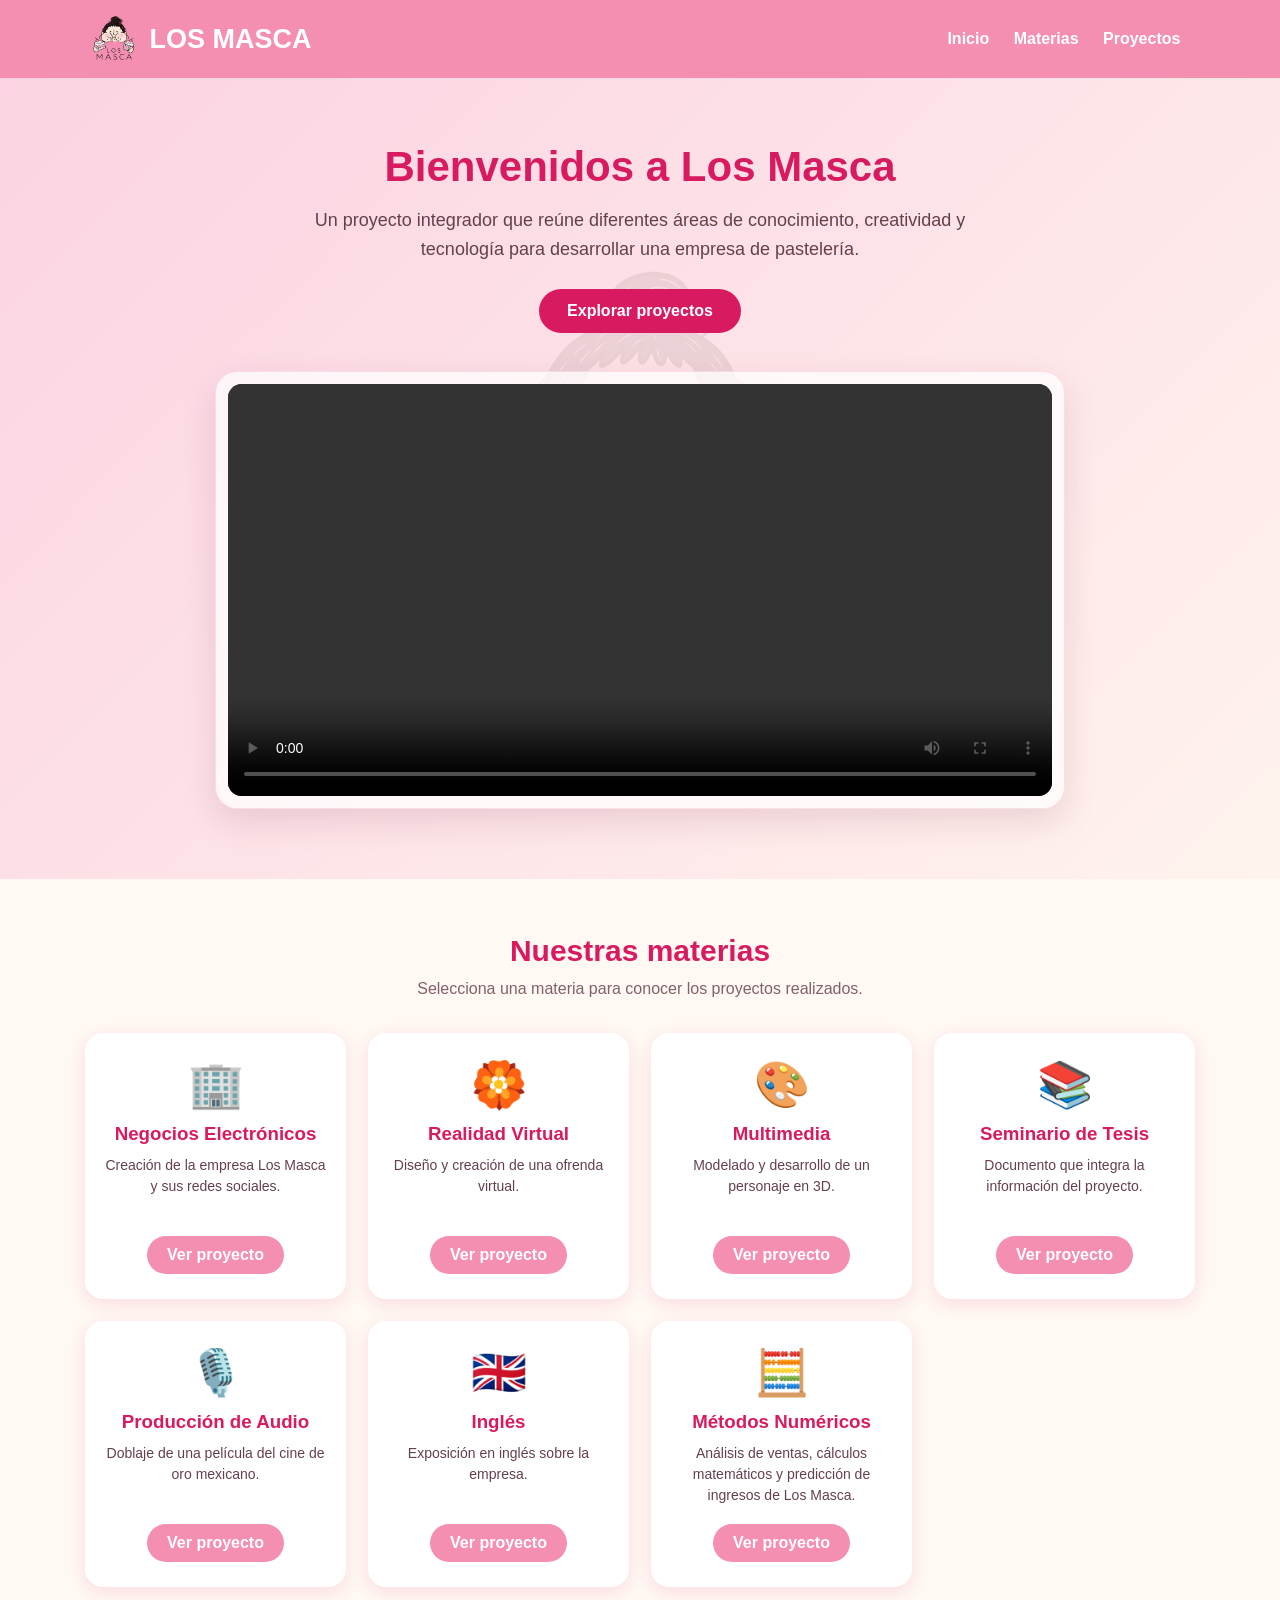
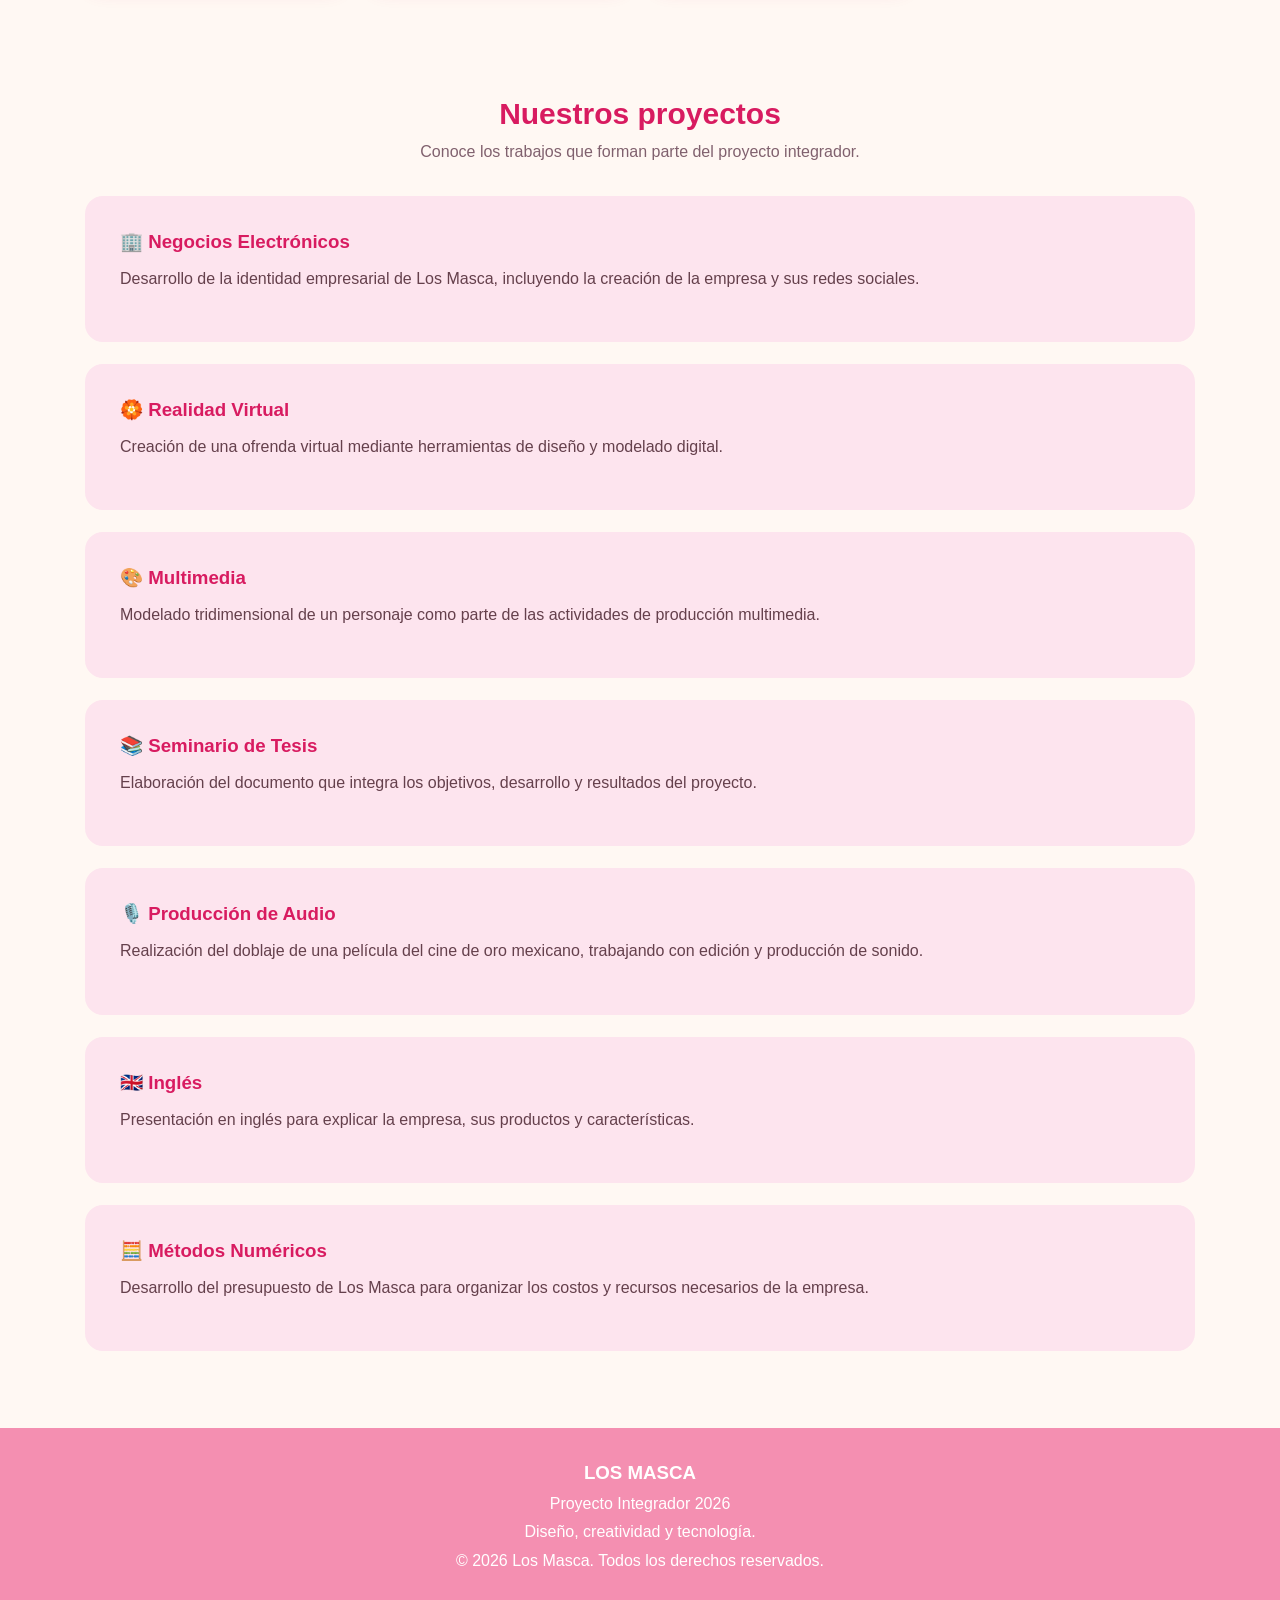
<file: Pagina Los Masca/index.html>
<!DOCTYPE html>
<html lang="es">
<head>
<meta charset="UTF-8">
<meta name="viewport" content="width=device-width, initial-scale=1.0">
<title>Los Masca | Proyecto Integrador</title>

<style>
:root {
    --rosa: #f48fb1;
    --rosa-oscuro: #d81b60;
    --rosa-claro: #fde4ee;
    --crema: #fff8f3;
    --cafe: #65404c;
    --blanco: #ffffff;
}

* {
    margin: 0;
    padding: 0;
    box-sizing: border-box;
}

html { scroll-behavior: smooth; }

body {
    font-family: 'Segoe UI', sans-serif;
    background: var(--crema);
    color: var(--cafe);
}

/* ENCABEZADO */
header {
    background: var(--rosa);
    padding: 15px 7%;
    display: flex;
    justify-content: space-between;
    align-items: center;
    flex-wrap: wrap;
    gap: 15px;
}

.logo {
    display: flex;
    align-items: center;
    gap: 12px;
    font-size: 27px;
    font-weight: bold;
    color: white;
}

.logo img {
    width: 48px;
    height: 48px;
    object-fit: contain;
}

nav a {
    text-decoration: none;
    color: white;
    margin: 0 10px;
    font-weight: bold;
    transition: .2s;
}

nav a:hover { color: #7b1740; }

/* PORTADA CON MARCA DE AGUA Y VIDEO */
.hero {
    position: relative;
    isolation: isolate;
    overflow: hidden;
    text-align: center;
    padding: 65px 20px 70px;
    background: linear-gradient(135deg, #fbd3e2, #fff3ed);
}

.hero::before {
    content: "";
    position: absolute;
    inset: 0;
    background-image: url("logo.png");
    background-repeat: no-repeat;
    background-position: center;
    background-size: min(48vw, 440px);
    opacity: .075;
    z-index: -1;
    pointer-events: none;
}

.hero h1 {
    color: var(--rosa-oscuro);
    font-size: 42px;
    margin-bottom: 15px;
}

.hero p {
    max-width: 700px;
    margin: auto;
    font-size: 18px;
    line-height: 1.6;
}

.boton-principal {
    display: inline-block;
    margin-top: 25px;
    background: var(--rosa-oscuro);
    color: white;
    text-decoration: none;
    padding: 13px 28px;
    border-radius: 25px;
    font-weight: bold;
    transition: .25s;
}

.boton-principal:hover {
    background: #ad124b;
    transform: translateY(-2px);
}

.video-contenedor {
    width: min(850px, 92%);
    margin: 38px auto 0;
    padding: 12px;
    background: rgba(255, 255, 255, .72);
    border: 1px solid rgba(216, 27, 96, .12);
    border-radius: 22px;
    box-shadow: 0 12px 32px rgba(130, 45, 78, .15);
}

.video-contenedor video {
    display: block;
    width: 100%;
    max-height: 470px;
    background: #3b2530;
    border-radius: 14px;
}

/* MATERIAS */
.contenedor {
    max-width: 1150px;
    margin: auto;
    padding: 55px 20px;
}

.titulo {
    text-align: center;
    color: var(--rosa-oscuro);
    font-size: 30px;
    margin-bottom: 12px;
}

.descripcion {
    text-align: center;
    margin-bottom: 35px;
    color: #80616e;
}

.grid {
    display: grid;
    grid-template-columns: repeat(auto-fit, minmax(230px, 1fr));
    gap: 22px;
}

.tarjeta {
    background: white;
    padding: 25px 20px;
    border-radius: 18px;
    text-align: center;
    box-shadow: 0 5px 18px rgba(216,27,96,.12);
    transition: .3s;
}

.tarjeta:hover { transform: translateY(-6px); }

.icono {
    font-size: 45px;
    margin-bottom: 12px;
}

.tarjeta h3 {
    color: var(--rosa-oscuro);
    margin-bottom: 10px;
}

.tarjeta p {
    font-size: 14px;
    line-height: 1.5;
    min-height: 63px;
    margin-bottom: 18px;
}

.btn {
    display: inline-block;
    background: var(--rosa);
    color: white;
    padding: 10px 20px;
    border-radius: 20px;
    text-decoration: none;
    font-weight: bold;
    transition: .2s;
}

.btn:hover { background: var(--rosa-oscuro); }

/* SECCIONES DE PROYECTOS */
.proyecto {
    background: var(--rosa-claro);
    padding: 35px;
    margin-bottom: 22px;
    border-radius: 18px;
}

.proyecto h3 {
    color: var(--rosa-oscuro);
    margin-bottom: 12px;
}

.proyecto p {
    line-height: 1.7;
    margin-bottom: 15px;
}

/* TIENDA */
.tienda {
    background: white;
    text-align: center;
    padding: 50px 20px;
}

.tienda h2 {
    color: var(--rosa-oscuro);
    margin-bottom: 15px;
}

.tienda p { margin-bottom: 20px; }

/* PIE */
footer {
    background: var(--rosa);
    color: white;
    text-align: center;
    padding: 28px;
    line-height: 1.8;
}

@media(max-width:600px) {
    header {
        justify-content: center;
        text-align: center;
    }

    .logo { font-size: 23px; }

    .hero { padding: 48px 16px 55px; }

    .hero h1 { font-size: 32px; }

    .hero p { font-size: 16px; }

    .hero::before { background-size: 75vw; }

    nav a {
        display: inline-block;
        margin: 5px;
    }

    .video-contenedor {
        width: 100%;
        padding: 7px;
    }

    .proyecto { padding: 25px 20px; }
}
</style>
</head>

<body>

<header>
    <div class="logo">
        <img src="logo.png" alt="Logo de Los Masca">
        <span>LOS MASCA</span>
    </div>

    <nav>
        <a href="#inicio">Inicio</a>
        <a href="#materias">Materias</a>
        <a href="#proyectos">Proyectos</a>
        
    </nav>
</header>

<section class="hero" id="inicio">
    <h1>Bienvenidos a Los Masca</h1>

    <p>
        Un proyecto integrador que reúne diferentes áreas
        de conocimiento, creatividad y tecnología para
        desarrollar una empresa de pastelería.
    </p>

    <a href="#materias" class="boton-principal">Explorar proyectos</a>

    <div class="video-contenedor">
        <video controls preload="metadata">
            <source src="video.mp4" type="video/mp4">
            Tu navegador no puede reproducir este video.
        </video>
    </div>
</section>

<!-- MATERIAS -->
<main class="contenedor" id="materias">
    <h2 class="titulo">Nuestras materias</h2>
    <p class="descripcion">
        Selecciona una materia para conocer los proyectos realizados.
    </p>

    <div class="grid">
        <div class="tarjeta">
            <div class="icono">🏢</div>
            <h3>Negocios Electrónicos</h3>
            <p>Creación de la empresa Los Masca y sus redes sociales.</p>
            <a href="Los Masca/tienda.html" class="btn">Ver proyecto</a>
        </div>

        <div class="tarjeta">
            <div class="icono">🏵️</div>
            <h3>Realidad Virtual</h3>
            <p>Diseño y creación de una ofrenda virtual.</p>
            <a href="realidad-virtual.html" class="btn">Ver proyecto</a>
        </div>

        <div class="tarjeta">
            <div class="icono">🎨</div>
            <h3>Multimedia</h3>
            <p>Modelado y desarrollo de un personaje en 3D.</p>
            <a href="multimedia.html" class="btn">Ver proyecto</a>
        </div>

        <div class="tarjeta">
            <div class="icono">📚</div>
            <h3>Seminario de Tesis</h3>
            <p>Documento que integra la información del proyecto.</p>
            <a href="tesis.html" class="btn">Ver proyecto</a>
        </div>

        <div class="tarjeta">
            <div class="icono">🎙️</div>
            <h3>Producción de Audio</h3>
            <p>Doblaje de una película del cine de oro mexicano.</p>
            <a href="audio.html" class="btn">Ver proyecto</a>
        </div>

        <div class="tarjeta">
            <div class="icono">🇬🇧</div>
            <h3>Inglés</h3>
            <p>Exposición en inglés sobre la empresa.</p>
            <a href="ingles.html" class="btn">Ver proyecto</a>
        </div>

        <div class="tarjeta">
            <div class="icono">🧮</div>
            <h3>Métodos Numéricos</h3>
            <p>Análisis de ventas, cálculos matemáticos y predicción de ingresos de Los Masca.</p>
            <a href="proyecto metodos/index.html" class="btn">Ver proyecto</a>
        </div>


</main>

<!-- DESCRIPCIÓN DE PROYECTOS -->
<section class="contenedor" id="proyectos">
    <h2 class="titulo">Nuestros proyectos</h2>
    <p class="descripcion">
        Conoce los trabajos que forman parte del proyecto integrador.
    </p>

    <div class="proyecto" id="negocios">
        <h3>🏢 Negocios Electrónicos</h3>
        <p>Desarrollo de la identidad empresarial de Los Masca, incluyendo la creación de la empresa y sus redes sociales.</p>
    </div>

    <div class="proyecto" id="realidad">
        <h3>🏵️ Realidad Virtual</h3>
        <p>Creación de una ofrenda virtual mediante herramientas de diseño y modelado digital.</p>
    </div>

    <div class="proyecto" id="multimedia">
        <h3>🎨 Multimedia</h3>
        <p>Modelado tridimensional de un personaje como parte de las actividades de producción multimedia.</p>
    </div>

    <div class="proyecto" id="tesis">
        <h3>📚 Seminario de Tesis</h3>
        <p>Elaboración del documento que integra los objetivos, desarrollo y resultados del proyecto.</p>
    </div>

    <div class="proyecto" id="audio">
        <h3>🎙️ Producción de Audio</h3>
        <p>Realización del doblaje de una película del cine de oro mexicano, trabajando con edición y producción de sonido.</p>
    </div>

    <div class="proyecto" id="ingles">
        <h3>🇬🇧 Inglés</h3>
        <p>Presentación en inglés para explicar la empresa, sus productos y características.</p>
    </div>

    <div class="proyecto" id="metodos">
        <h3>🧮 Métodos Numéricos</h3>
        <p>Desarrollo del presupuesto de Los Masca para organizar los costos y recursos necesarios de la empresa.</p>
    </div>
</section>

<footer>
    <h3>LOS MASCA</h3>
    <p>Proyecto Integrador 2026</p>
    <p>Diseño, creatividad y tecnología.</p>
    <p>© 2026 Los Masca. Todos los derechos reservados.</p>
</footer>

</body>
</html>
</file>
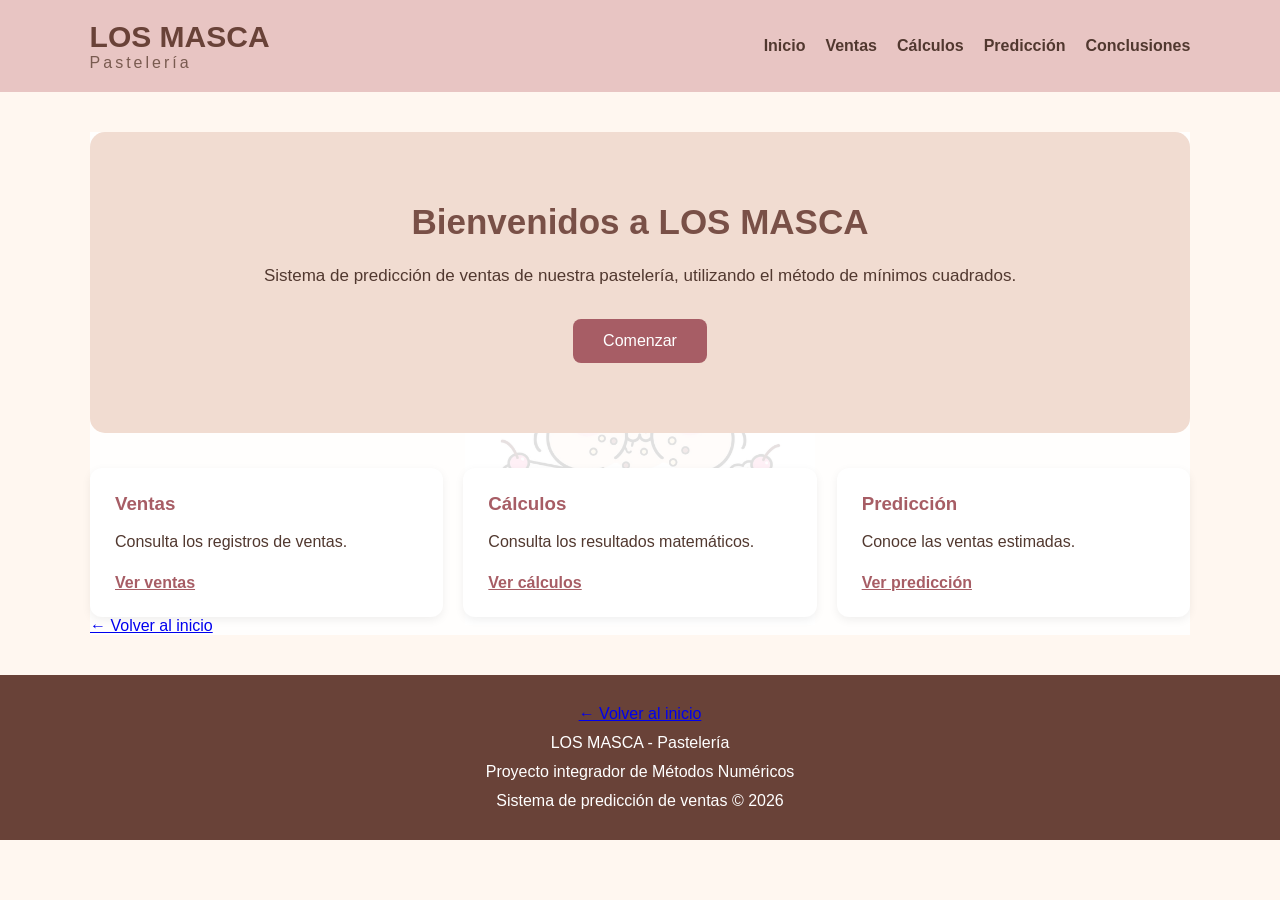
<file: Pagina Los Masca/proyecto metodos/index.html>
<!DOCTYPE html>
<html lang="es">

<head>
    <meta charset="UTF-8">
    <meta name="viewport" content="width=device-width, initial-scale=1.0">

    <title>LOS MASCA | Predicción de ventas</title>

    <link rel="stylesheet" href="estilos.css">
</head>

<body>

<header>

    <div class="logo">
        <h1>LOS MASCA</h1>
        <p>Pastelería</p>
    </div>

    <nav>
        <a href="index.html">Inicio</a>
        <a href="ventas.html">Ventas</a>
        <a href="calculos.html">Cálculos</a>
        <a href="prediccion.html">Predicción</a>
        <a href="conclusiones.html">Conclusiones</a>
    </nav>

</header>

<main class="contenedor">

<section class="bienvenida">

    <h2>Bienvenidos a LOS MASCA</h2>

    <p>
        Sistema de predicción de ventas de nuestra pastelería,
        utilizando el método de mínimos cuadrados.
    </p>

    <a href="ventas.html" class="boton">
        Comenzar
    </a>

</section>

<section class="tarjetas">

    <div class="tarjeta">
        <h3>Ventas</h3>
        <p>Consulta los registros de ventas.</p>
        <a href="ventas.html">Ver ventas</a>
    </div>

    <div class="tarjeta">
        <h3>Cálculos</h3>
        <p>Consulta los resultados matemáticos.</p>
        <a href="calculos.html">Ver cálculos</a>
    </div>

    <div class="tarjeta">
        <h3>Predicción</h3>
        <p>Conoce las ventas estimadas.</p>
        <a href="prediccion.html">Ver predicción</a>
    </div>

</section>

<!-- Regresa a la página principal del proyecto integrador (una carpeta arriba) -->
<a href="../index.html">← Volver al inicio</a>

</main>

<footer>
    <a href="index.html">← Volver al inicio</a>

    <p>LOS MASCA - Pastelería</p>

    <p>
        Proyecto integrador de Métodos Numéricos
    </p>

    <p>
        Sistema de predicción de ventas © 2026
    </p>

</footer>

</body>
</html>
</file>
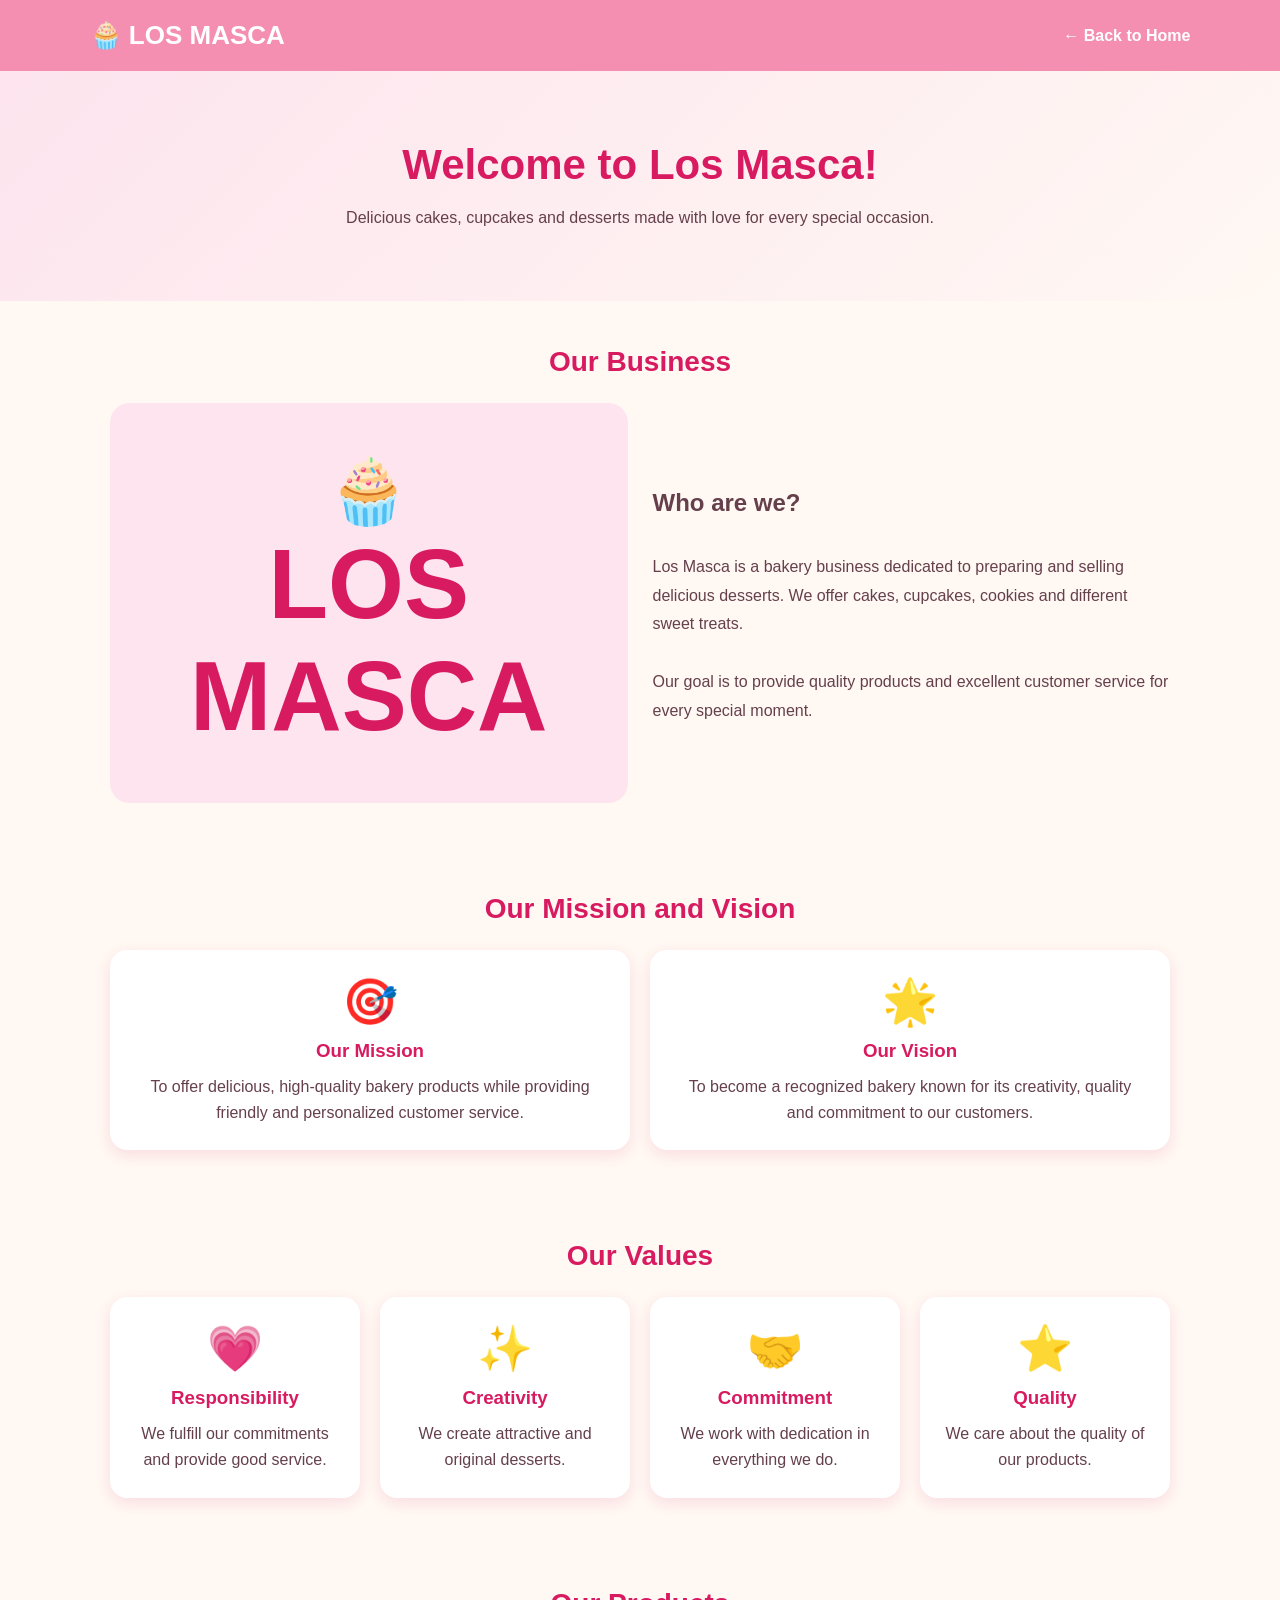
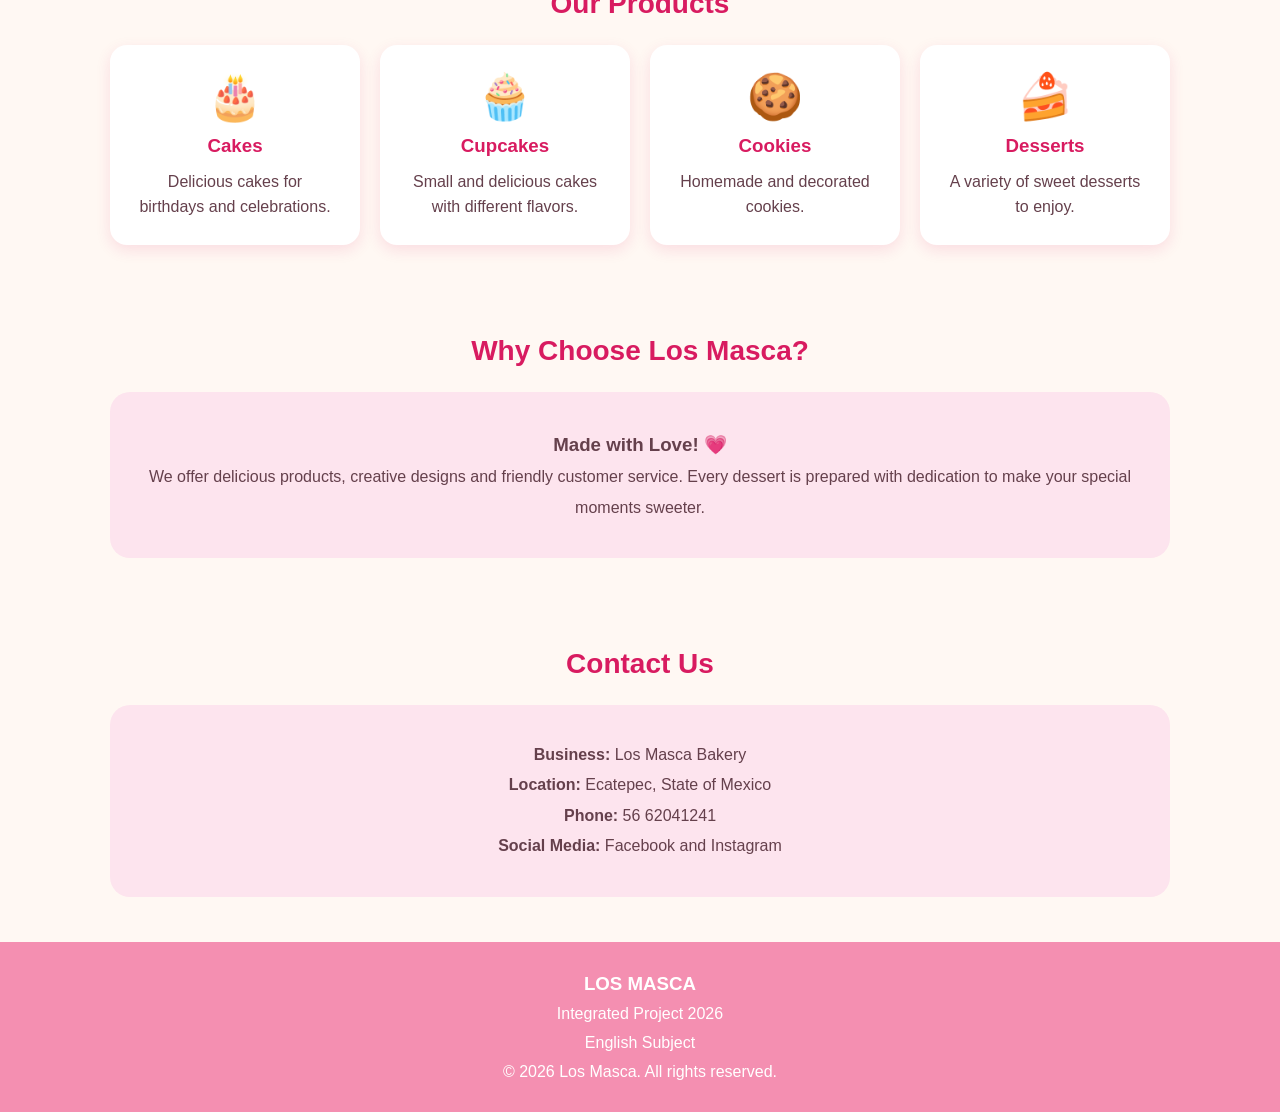
<file: Pagina Los Masca/ingles.html>
<!DOCTYPE html>
<html lang="en">
<head>
<meta charset="UTF-8">
<meta name="viewport" content="width=device-width, initial-scale=1.0">
<title>Los Masca | English Project</title>

<style>
:root {
    --rosa: #f48fb1;
    --rosa-oscuro: #d81b60;
    --rosa-claro: #fde4ee;
    --crema: #fff8f3;
    --cafe: #65404c;
}

* {
    margin: 0;
    padding: 0;
    box-sizing: border-box;
}

body {
    font-family: 'Segoe UI', sans-serif;
    background: var(--crema);
    color: var(--cafe);
}

header {
    background: var(--rosa);
    padding: 20px 7%;
    display: flex;
    justify-content: space-between;
    align-items: center;
    flex-wrap: wrap;
    gap: 12px;
}

.logo {
    color: white;
    font-size: 26px;
    font-weight: bold;
}

header a {
    color: white;
    text-decoration: none;
    font-weight: bold;
}

.hero {
    text-align: center;
    padding: 70px 20px;
    background: linear-gradient(135deg, #fde4ee, #fff8f3);
}

.hero h1 {
    color: var(--rosa-oscuro);
    font-size: 42px;
    margin-bottom: 15px;
}

.hero p {
    max-width: 650px;
    margin: auto;
    line-height: 1.7;
}

.contenedor {
    max-width: 1100px;
    margin: auto;
    padding: 45px 20px;
}

.titulo {
    text-align: center;
    color: var(--rosa-oscuro);
    font-size: 28px;
    margin-bottom: 25px;
}

.presentacion {
    display: grid;
    grid-template-columns: 1fr 1fr;
    gap: 25px;
    align-items: center;
}

.logo-empresa {
    background: var(--rosa-claro);
    border-radius: 20px;
    padding: 50px 15px;
    text-align: center;
    font-size: 65px;
}

.logo-empresa h2 {
    color: var(--rosa-oscuro);
}

.texto {
    line-height: 1.8;
}

.tarjetas {
    display: grid;
    grid-template-columns: repeat(auto-fit, minmax(220px, 1fr));
    gap: 20px;
}

.tarjeta {
    background: white;
    padding: 25px;
    border-radius: 17px;
    text-align: center;
    box-shadow: 0 5px 15px rgba(216,27,96,.12);
}

.tarjeta h3 {
    color: var(--rosa-oscuro);
    margin: 12px 0;
}

.tarjeta p {
    line-height: 1.6;
}

.icono {
    font-size: 45px;
}

.contacto {
    background: var(--rosa-claro);
    padding: 35px;
    text-align: center;
    border-radius: 20px;
    line-height: 1.9;
}

footer {
    background: var(--rosa);
    color: white;
    padding: 25px;
    text-align: center;
    line-height: 1.8;
}

@media(max-width:650px) {
    .presentacion {
        grid-template-columns: 1fr;
    }

    .hero h1 {
        font-size: 32px;
    }
}
</style>
</head>

<body>

<header>
    <div class="logo">🧁 LOS MASCA</div>
    <a href="index.html">← Back to Home</a>
</header>

<section class="hero">
    <h1>Welcome to Los Masca!</h1>

    <p>
        Delicious cakes, cupcakes and desserts
        made with love for every special occasion.
    </p>
</section>

<main>

<!-- BUSINESS -->

<section class="contenedor">
    <h2 class="titulo">Our Business</h2>

    <div class="presentacion">

        <div class="logo-empresa">
            🧁
            <h2>LOS MASCA</h2>
        </div>

        <div class="texto">
            <h2>Who are we?</h2>
            <br>
            <p>
                Los Masca is a bakery business dedicated
                to preparing and selling delicious desserts.
                We offer cakes, cupcakes, cookies and
                different sweet treats.
            </p>
            <br>
            <p>
                Our goal is to provide quality products
                and excellent customer service for
                every special moment.
            </p>
        </div>

    </div>
</section>

<!-- MISSION AND VISION -->

<section class="contenedor">
    <h2 class="titulo">Our Mission and Vision</h2>

    <div class="tarjetas">

        <div class="tarjeta">
            <div class="icono">🎯</div>
            <h3>Our Mission</h3>
            <p>
                To offer delicious, high-quality bakery
                products while providing friendly
                and personalized customer service.
            </p>
        </div>

        <div class="tarjeta">
            <div class="icono">🌟</div>
            <h3>Our Vision</h3>
            <p>
                To become a recognized bakery known
                for its creativity, quality and
                commitment to our customers.
            </p>
        </div>

    </div>
</section>

<!-- VALUES -->

<section class="contenedor">
    <h2 class="titulo">Our Values</h2>

    <div class="tarjetas">

        <div class="tarjeta">
            <div class="icono">💗</div>
            <h3>Responsibility</h3>
            <p>We fulfill our commitments and provide good service.</p>
        </div>

        <div class="tarjeta">
            <div class="icono">✨</div>
            <h3>Creativity</h3>
            <p>We create attractive and original desserts.</p>
        </div>

        <div class="tarjeta">
            <div class="icono">🤝</div>
            <h3>Commitment</h3>
            <p>We work with dedication in everything we do.</p>
        </div>

        <div class="tarjeta">
            <div class="icono">⭐</div>
            <h3>Quality</h3>
            <p>We care about the quality of our products.</p>
        </div>

    </div>
</section>

<!-- PRODUCTS -->

<section class="contenedor">
    <h2 class="titulo">Our Products</h2>

    <div class="tarjetas">

        <div class="tarjeta">
            <div class="icono">🎂</div>
            <h3>Cakes</h3>
            <p>Delicious cakes for birthdays and celebrations.</p>
        </div>

        <div class="tarjeta">
            <div class="icono">🧁</div>
            <h3>Cupcakes</h3>
            <p>Small and delicious cakes with different flavors.</p>
        </div>

        <div class="tarjeta">
            <div class="icono">🍪</div>
            <h3>Cookies</h3>
            <p>Homemade and decorated cookies.</p>
        </div>

        <div class="tarjeta">
            <div class="icono">🍰</div>
            <h3>Desserts</h3>
            <p>A variety of sweet desserts to enjoy.</p>
        </div>

    </div>
</section>

<!-- WHY CHOOSE US -->

<section class="contenedor">
    <h2 class="titulo">Why Choose Los Masca?</h2>

    <div class="contacto">
        <h3>Made with Love! 💗</h3>

        <p>
            We offer delicious products, creative designs
            and friendly customer service.
            Every dessert is prepared with dedication
            to make your special moments sweeter.
        </p>
    </div>
</section>

<!-- CONTACT -->

<section class="contenedor">
    <h2 class="titulo">Contact Us</h2>

    <div class="contacto">
        <p><b>Business:</b> Los Masca Bakery</p>
        <p><b>Location:</b> Ecatepec, State of Mexico</p>
        <p><b>Phone:</b> 56 62041241</p>
        <p><b>Social Media:</b> Facebook and Instagram</p>
    </div>
</section>

</main>

<footer>
    <h3>LOS MASCA</h3>
    <p>Integrated Project 2026</p>
    <p>English Subject</p>
    <p>© 2026 Los Masca. All rights reserved.</p>
</footer>

</body>
</html>
</file>
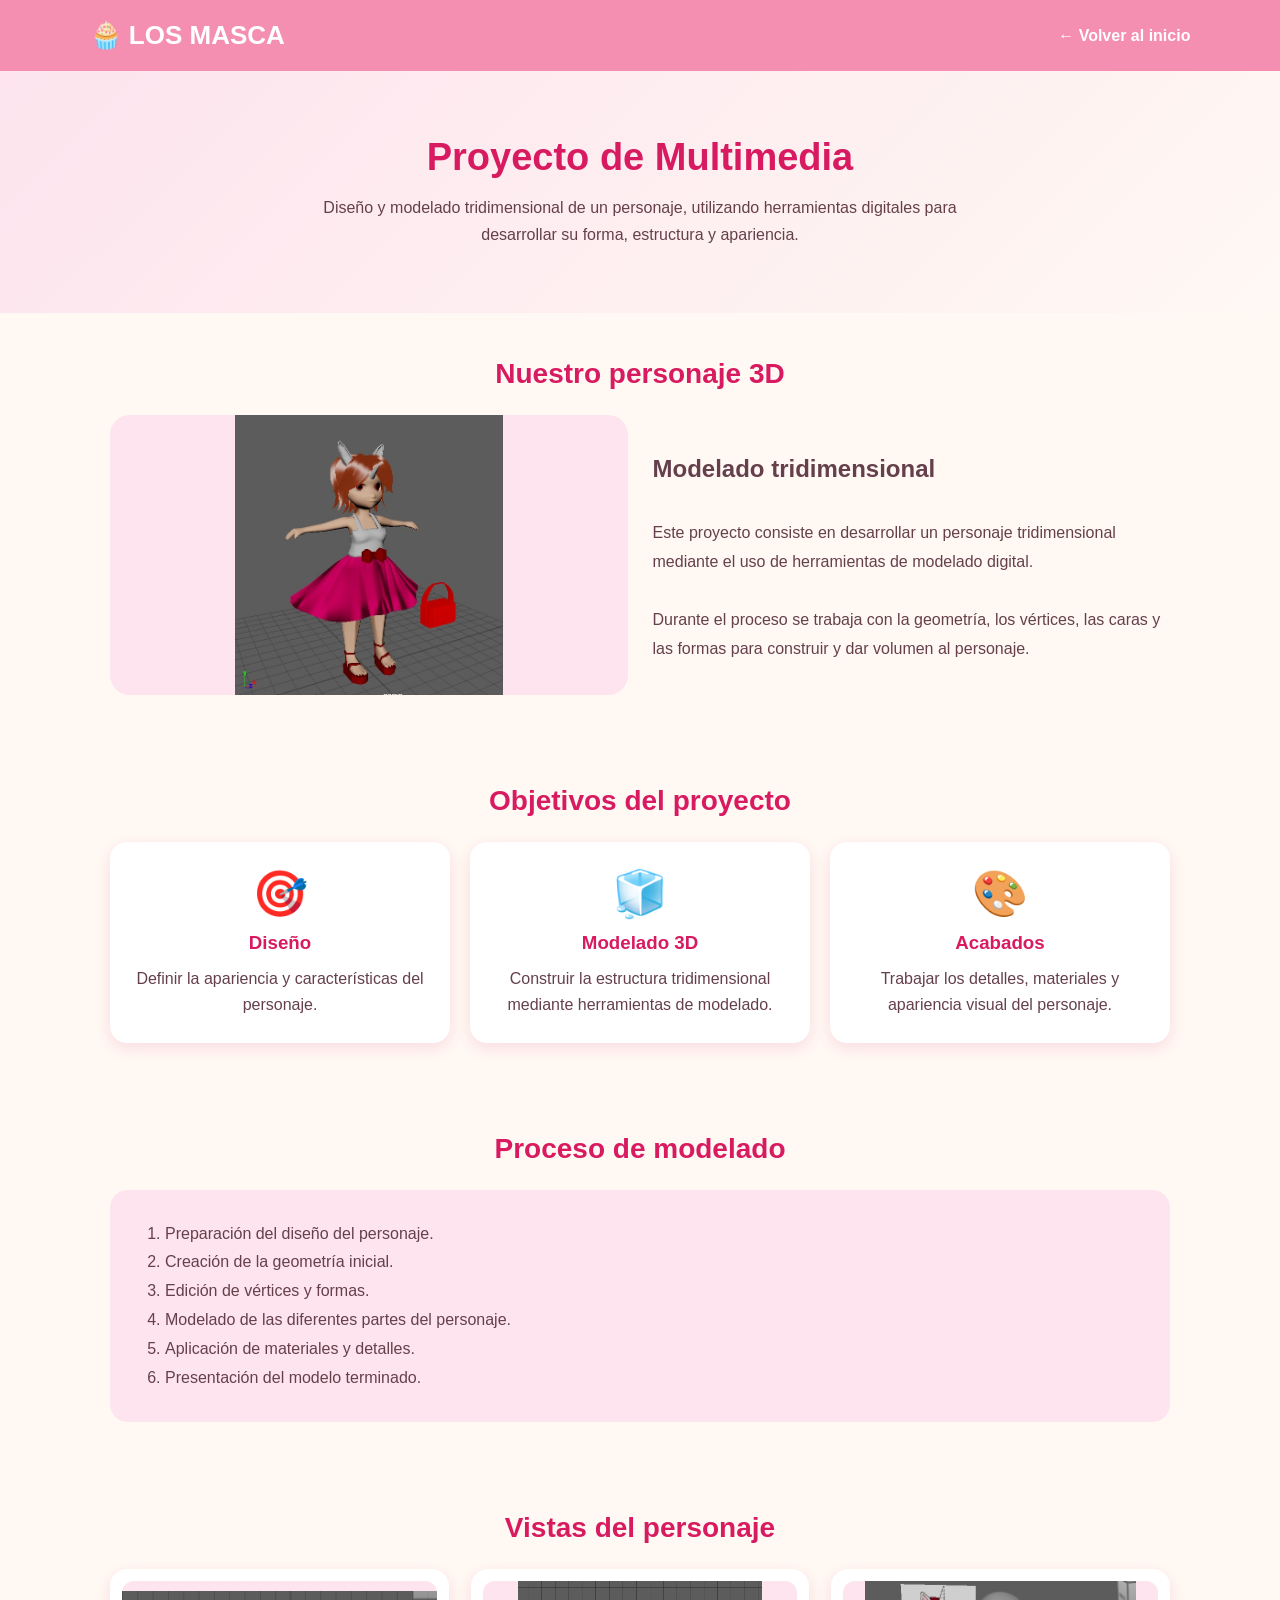
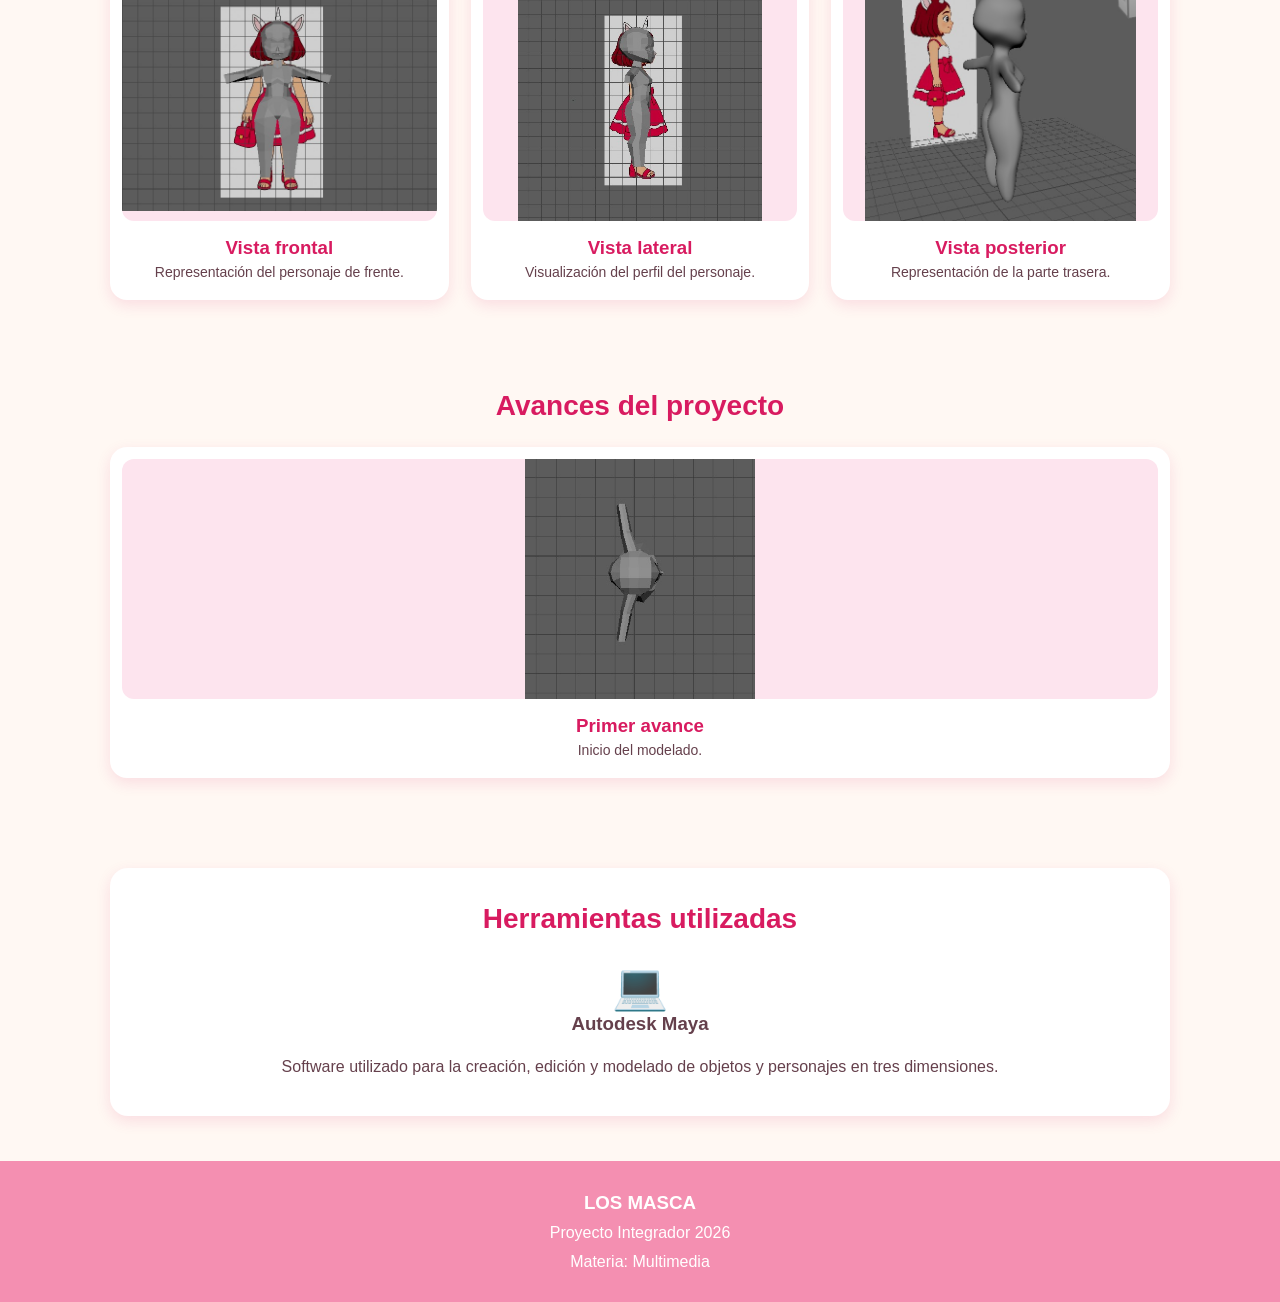
<file: Pagina Los Masca/multimedia.html>
<!DOCTYPE html>
<html lang="es">
<head>
<meta charset="UTF-8">
<meta name="viewport" content="width=device-width, initial-scale=1.0">
<title>Los Masca | Multimedia</title>

<style>
:root {
    --rosa: #f48fb1;
    --rosa-oscuro: #d81b60;
    --rosa-claro: #fde4ee;
    --crema: #fff8f3;
    --cafe: #65404c;
}

* {
    margin: 0;
    padding: 0;
    box-sizing: border-box;
}

body {
    font-family: 'Segoe UI', sans-serif;
    background: var(--crema);
    color: var(--cafe);
}

header {
    background: var(--rosa);
    padding: 20px 7%;
    display: flex;
    justify-content: space-between;
    align-items: center;
    flex-wrap: wrap;
    gap: 12px;
}

.logo {
    color: white;
    font-size: 26px;
    font-weight: bold;
}

header a {
    color: white;
    text-decoration: none;
    font-weight: bold;
}

.hero {
    text-align: center;
    padding: 65px 20px;
    background: linear-gradient(135deg, #fde4ee, #fff8f3);
}

.hero h1 {
    color: var(--rosa-oscuro);
    font-size: 38px;
    margin-bottom: 15px;
}

.hero p {
    max-width: 650px;
    margin: auto;
    line-height: 1.7;
}

.contenedor {
    max-width: 1100px;
    margin: auto;
    padding: 45px 20px;
}

.titulo {
    text-align: center;
    color: var(--rosa-oscuro);
    font-size: 28px;
    margin-bottom: 25px;
}

.presentacion {
    display: grid;
    grid-template-columns: 1fr 1fr;
    gap: 25px;
    align-items: center;
}

.imagen-principal {
    background: var(--rosa-claro);
    border-radius: 20px;
    min-height: 280px;
    display: flex;
    justify-content: center;
    align-items: center;
    overflow: hidden;
}

.imagen-principal img {
    width: 100%;
    height: 280px;
    object-fit: contain;
}

.texto {
    line-height: 1.8;
}

.tarjetas {
    display: grid;
    grid-template-columns: repeat(auto-fit, minmax(220px, 1fr));
    gap: 20px;
}

.tarjeta {
    background: white;
    padding: 25px;
    border-radius: 17px;
    box-shadow: 0 5px 15px rgba(216,27,96,.12);
    text-align: center;
}

.tarjeta h3 {
    color: var(--rosa-oscuro);
    margin: 12px 0;
}

.tarjeta p {
    line-height: 1.6;
}

.icono {
    font-size: 45px;
}

.galeria {
    display: grid;
    grid-template-columns: repeat(auto-fit, minmax(230px, 1fr));
    gap: 22px;
}

.imagen-card {
    background: white;
    padding: 12px;
    border-radius: 17px;
    box-shadow: 0 5px 15px rgba(216,27,96,.12);
    text-align: center;
}

.imagen-card img {
    width: 100%;
    height: 240px;
    object-fit: contain;
    background: var(--rosa-claro);
    border-radius: 12px;
}

.imagen-card h3 {
    color: var(--rosa-oscuro);
    margin: 12px 0 5px;
}

.imagen-card p {
    font-size: 14px;
    padding-bottom: 8px;
}

.proceso {
    background: var(--rosa-claro);
    padding: 30px;
    border-radius: 18px;
    line-height: 1.8;
}

.proceso ol {
    padding-left: 25px;
}

.resultado {
    background: white;
    padding: 35px;
    text-align: center;
    border-radius: 18px;
    box-shadow: 0 5px 15px rgba(216,27,96,.12);
}

.resultado p {
    line-height: 1.7;
}

footer {
    background: var(--rosa);
    color: white;
    padding: 25px;
    text-align: center;
    line-height: 1.8;
}

@media(max-width:650px) {
    .presentacion {
        grid-template-columns: 1fr;
    }

    .hero h1 {
        font-size: 30px;
    }
}
</style>
</head>

<body>

<header>
    
    <div class="logo">🧁 LOS MASCA</div>
    <a href="index.html">← Volver al inicio</a>
</header>

<section class="hero">
    <h1>Proyecto de Multimedia</h1>
    <p>
        Diseño y modelado tridimensional de un personaje,
        utilizando herramientas digitales para desarrollar
        su forma, estructura y apariencia.
    </p>
</section>

<main>

<!-- PRESENTACION -->

<section class="contenedor">
    <h2 class="titulo">Nuestro personaje 3D</h2>

    <div class="presentacion">

        <div class="imagen-principal">
            <img src="principal.jpeg"
                 alt="Personaje modelado en 3D"
                 onerror="this.style.display='none'">
        </div>

        <div class="texto">
            <h2>Modelado tridimensional</h2>
            <br>
            <p>
                Este proyecto consiste en desarrollar un
                personaje tridimensional mediante el uso
                de herramientas de modelado digital.
            </p>
            <br>
            <p>
                Durante el proceso se trabaja con la geometría,
                los vértices, las caras y las formas para
                construir y dar volumen al personaje.
            </p>
        </div>

    </div>
</section>

<!-- OBJETIVOS -->

<section class="contenedor">
    <h2 class="titulo">Objetivos del proyecto</h2>

    <div class="tarjetas">

        <div class="tarjeta">
            <div class="icono">🎯</div>
            <h3>Diseño</h3>
            <p>
                Definir la apariencia y características
                del personaje.
            </p>
        </div>

        <div class="tarjeta">
            <div class="icono">🧊</div>
            <h3>Modelado 3D</h3>
            <p>
                Construir la estructura tridimensional
                mediante herramientas de modelado.
            </p>
        </div>

        <div class="tarjeta">
            <div class="icono">🎨</div>
            <h3>Acabados</h3>
            <p>
                Trabajar los detalles, materiales y
                apariencia visual del personaje.
            </p>
        </div>

    </div>
</section>

<!-- PROCESO -->

<section class="contenedor">
    <h2 class="titulo">Proceso de modelado</h2>

    <div class="proceso">
        <ol>
            <li>Preparación del diseño del personaje.</li>
            <li>Creación de la geometría inicial.</li>
            <li>Edición de vértices y formas.</li>
            <li>Modelado de las diferentes partes del personaje.</li>
            <li>Aplicación de materiales y detalles.</li>
            <li>Presentación del modelo terminado.</li>
        </ol>
    </div>
</section>

<!-- VISTAS -->

<section class="contenedor">
    <h2 class="titulo">Vistas del personaje</h2>

    <div class="galeria">

        <div class="imagen-card">
            <img src="frente.jpeg"
                 alt="Vista frontal del personaje">
            <h3>Vista frontal</h3>
            <p>Representación del personaje de frente.</p>
        </div>

        <div class="imagen-card">
            <img src="lateral.jpeg"
                 alt="Vista lateral del personaje">
            <h3>Vista lateral</h3>
            <p>Visualización del perfil del personaje.</p>
        </div>

        <div class="imagen-card">
            <img src="atras.jpeg"
                 alt="Vista posterior del personaje">
            <h3>Vista posterior</h3>
            <p>Representación de la parte trasera.</p>
        </div>

    </div>
</section>

<!-- GALERIA DE AVANCES -->

<section class="contenedor">
    <h2 class="titulo">Avances del proyecto</h2>

    <div class="galeria">

        <div class="imagen-card">
            <img src="arriba.jpeg"
                 alt="Primer avance">
            <h3>Primer avance</h3>
            <p>Inicio del modelado.</p>
        </div>

        
</section>

<!-- SOFTWARE -->

<section class="contenedor">
    <div class="resultado">
        <h2 class="titulo">Herramientas utilizadas</h2>
        <div class="icono">💻</div>
        <h3>Autodesk Maya</h3>
        <br>
        <p>
            Software utilizado para la creación, edición
            y modelado de objetos y personajes en tres dimensiones.
        </p>
    </div>
</section>

</main>

<footer>
    <h3>LOS MASCA</h3>
    <p>Proyecto Integrador 2026</p>
    <p>Materia: Multimedia</p>
</footer>

</body>
</html>
</file>
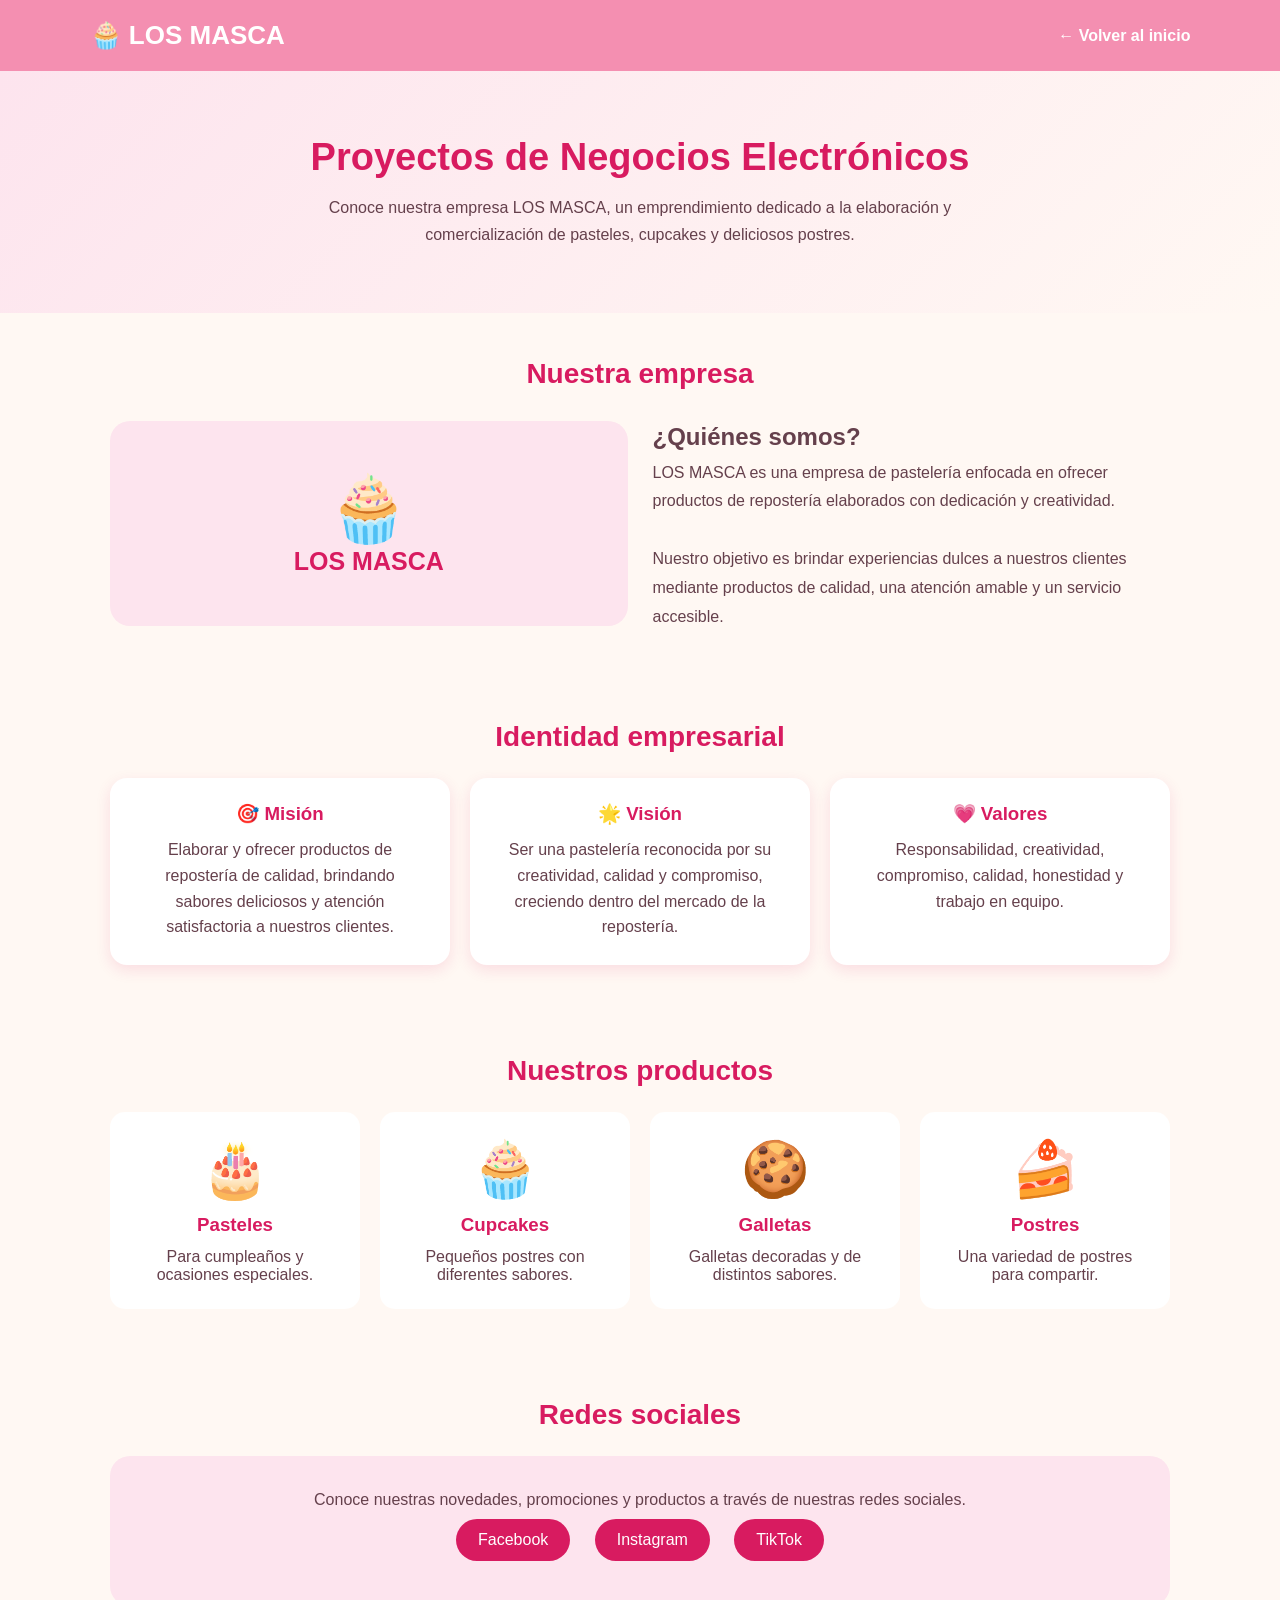
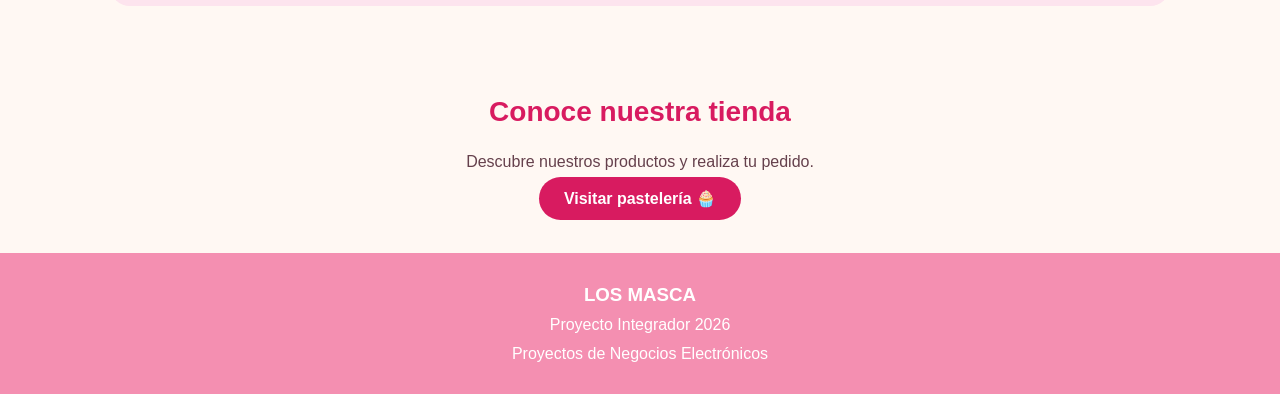
<file: Pagina Los Masca/negocios.html>
<!DOCTYPE html>
<html lang="es">
<head>
<meta charset="UTF-8">
<meta name="viewport" content="width=device-width, initial-scale=1.0">
<title>Los Masca | Negocios Electrónicos</title>

<style>
:root {
    --rosa: #f48fb1;
    --rosa-oscuro: #d81b60;
    --rosa-claro: #fde4ee;
    --crema: #fff8f3;
    --cafe: #65404c;
}

* {
    margin: 0;
    padding: 0;
    box-sizing: border-box;
}

body {
    font-family: 'Segoe UI', sans-serif;
    background: var(--crema);
    color: var(--cafe);
}

header {
    background: var(--rosa);
    padding: 20px 7%;
    display: flex;
    justify-content: space-between;
    align-items: center;
    flex-wrap: wrap;
    gap: 12px;
}

.logo {
    color: white;
    font-size: 26px;
    font-weight: bold;
}

header a {
    color: white;
    text-decoration: none;
    font-weight: bold;
}

.hero {
    text-align: center;
    padding: 65px 20px;
    background: linear-gradient(135deg, #fde4ee, #fff8f3);
}

.hero h1 {
    color: var(--rosa-oscuro);
    font-size: 38px;
    margin-bottom: 15px;
}

.hero p {
    max-width: 650px;
    margin: auto;
    line-height: 1.7;
}

.contenedor {
    max-width: 1100px;
    margin: auto;
    padding: 45px 20px;
}

.titulo {
    color: var(--rosa-oscuro);
    text-align: center;
    margin-bottom: 25px;
    font-size: 28px;
}

.presentacion {
    display: grid;
    grid-template-columns: 1fr 1fr;
    gap: 25px;
    align-items: center;
}

.logo-empresa {
    background: var(--rosa-claro);
    border-radius: 20px;
    padding: 50px 15px;
    text-align: center;
    font-size: 65px;
}

.logo-empresa p {
    font-size: 25px;
    font-weight: bold;
    color: var(--rosa-oscuro);
}

.texto {
    line-height: 1.8;
}

.tarjetas {
    display: grid;
    grid-template-columns: repeat(auto-fit, minmax(220px, 1fr));
    gap: 20px;
}

.tarjeta {
    background: white;
    padding: 25px;
    border-radius: 17px;
    box-shadow: 0 5px 15px rgba(216,27,96,.12);
    text-align: center;
}

.tarjeta h3 {
    color: var(--rosa-oscuro);
    margin-bottom: 12px;
}

.tarjeta p {
    line-height: 1.6;
}

.productos {
    display: grid;
    grid-template-columns: repeat(auto-fit, minmax(200px, 1fr));
    gap: 20px;
}

.producto {
    background: white;
    border-radius: 15px;
    padding: 25px;
    text-align: center;
}

.producto .emoji {
    font-size: 55px;
}

.producto h3 {
    color: var(--rosa-oscuro);
    margin: 12px 0;
}

.redes {
    text-align: center;
    background: var(--rosa-claro);
    padding: 35px 20px;
    border-radius: 20px;
}

.redes a {
    display: inline-block;
    margin: 10px;
    padding: 12px 22px;
    background: var(--rosa-oscuro);
    color: white;
    border-radius: 25px;
    text-decoration: none;
}

footer {
    background: var(--rosa);
    color: white;
    padding: 25px;
    text-align: center;
    line-height: 1.8;
}

@media(max-width:650px) {
    .presentacion {
        grid-template-columns: 1fr;
    }

    .hero h1 {
        font-size: 30px;
    }
}
</style>
</head>

<body>

<header>
    <div class="logo">🧁 LOS MASCA</div>
    <a href="index.html">← Volver al inicio</a>
</header>

<section class="hero">
    <h1>Proyectos de Negocios Electrónicos</h1>
    <p>
        Conoce nuestra empresa LOS MASCA, un emprendimiento
        dedicado a la elaboración y comercialización de
        pasteles, cupcakes y deliciosos postres.
    </p>
</section>

<main>

<section class="contenedor">
    <h2 class="titulo">Nuestra empresa</h2>

    <div class="presentacion">
        <div class="logo-empresa">
            🧁
            <p>LOS MASCA</p>
        </div>

        <div class="texto">
            <h2>¿Quiénes somos?</h2>
            <p>
                LOS MASCA es una empresa de pastelería enfocada
                en ofrecer productos de repostería elaborados
                con dedicación y creatividad.
            </p>
            <br>
            <p>
                Nuestro objetivo es brindar experiencias dulces
                a nuestros clientes mediante productos de calidad,
                una atención amable y un servicio accesible.
            </p>
        </div>
    </div>
</section>

<section class="contenedor">
    <h2 class="titulo">Identidad empresarial</h2>

    <div class="tarjetas">

        <div class="tarjeta">
            <h3>🎯 Misión</h3>
            <p>
                Elaborar y ofrecer productos de repostería
                de calidad, brindando sabores deliciosos
                y atención satisfactoria a nuestros clientes.
            </p>
        </div>

        <div class="tarjeta">
            <h3>🌟 Visión</h3>
            <p>
                Ser una pastelería reconocida por su creatividad,
                calidad y compromiso, creciendo dentro del
                mercado de la repostería.
            </p>
        </div>

        <div class="tarjeta">
            <h3>💗 Valores</h3>
            <p>
                Responsabilidad, creatividad, compromiso,
                calidad, honestidad y trabajo en equipo.
            </p>
        </div>

    </div>
</section>

<section class="contenedor">
    <h2 class="titulo">Nuestros productos</h2>

    <div class="productos">

        <div class="producto">
            <div class="emoji">🎂</div>
            <h3>Pasteles</h3>
            <p>Para cumpleaños y ocasiones especiales.</p>
        </div>

        <div class="producto">
            <div class="emoji">🧁</div>
            <h3>Cupcakes</h3>
            <p>Pequeños postres con diferentes sabores.</p>
        </div>

        <div class="producto">
            <div class="emoji">🍪</div>
            <h3>Galletas</h3>
            <p>Galletas decoradas y de distintos sabores.</p>
        </div>

        <div class="producto">
            <div class="emoji">🍰</div>
            <h3>Postres</h3>
            <p>Una variedad de postres para compartir.</p>
        </div>

    </div>
</section>

<section class="contenedor">
    <h2 class="titulo">Redes sociales</h2>

    <div class="redes">
        <p>
            Conoce nuestras novedades, promociones
            y productos a través de nuestras redes sociales.
        </p>

        <!-- Coloca aquí los enlaces reales de tus redes -->
        <a href="#" target="_blank">Facebook</a>
        <a href="#" target="_blank">Instagram</a>
        <a href="#" target="_blank">TikTok</a>
    </div>
</section>

<section class="contenedor" style="text-align:center">
    <h2 class="titulo">Conoce nuestra tienda</h2>
    <p>Descubre nuestros productos y realiza tu pedido.</p>
    <br>
    <a href="../tienda.html"
       style="background:#d81b60;color:white;
       padding:13px 25px;border-radius:25px;
       text-decoration:none;font-weight:bold">
       Visitar pastelería 🧁
    </a>
</section>

</main>

<footer>
    <h3>LOS MASCA</h3>
    <p>Proyecto Integrador 2026</p>
    <p>Proyectos de Negocios Electrónicos</p>
</footer>

</body>
</html>
</file>
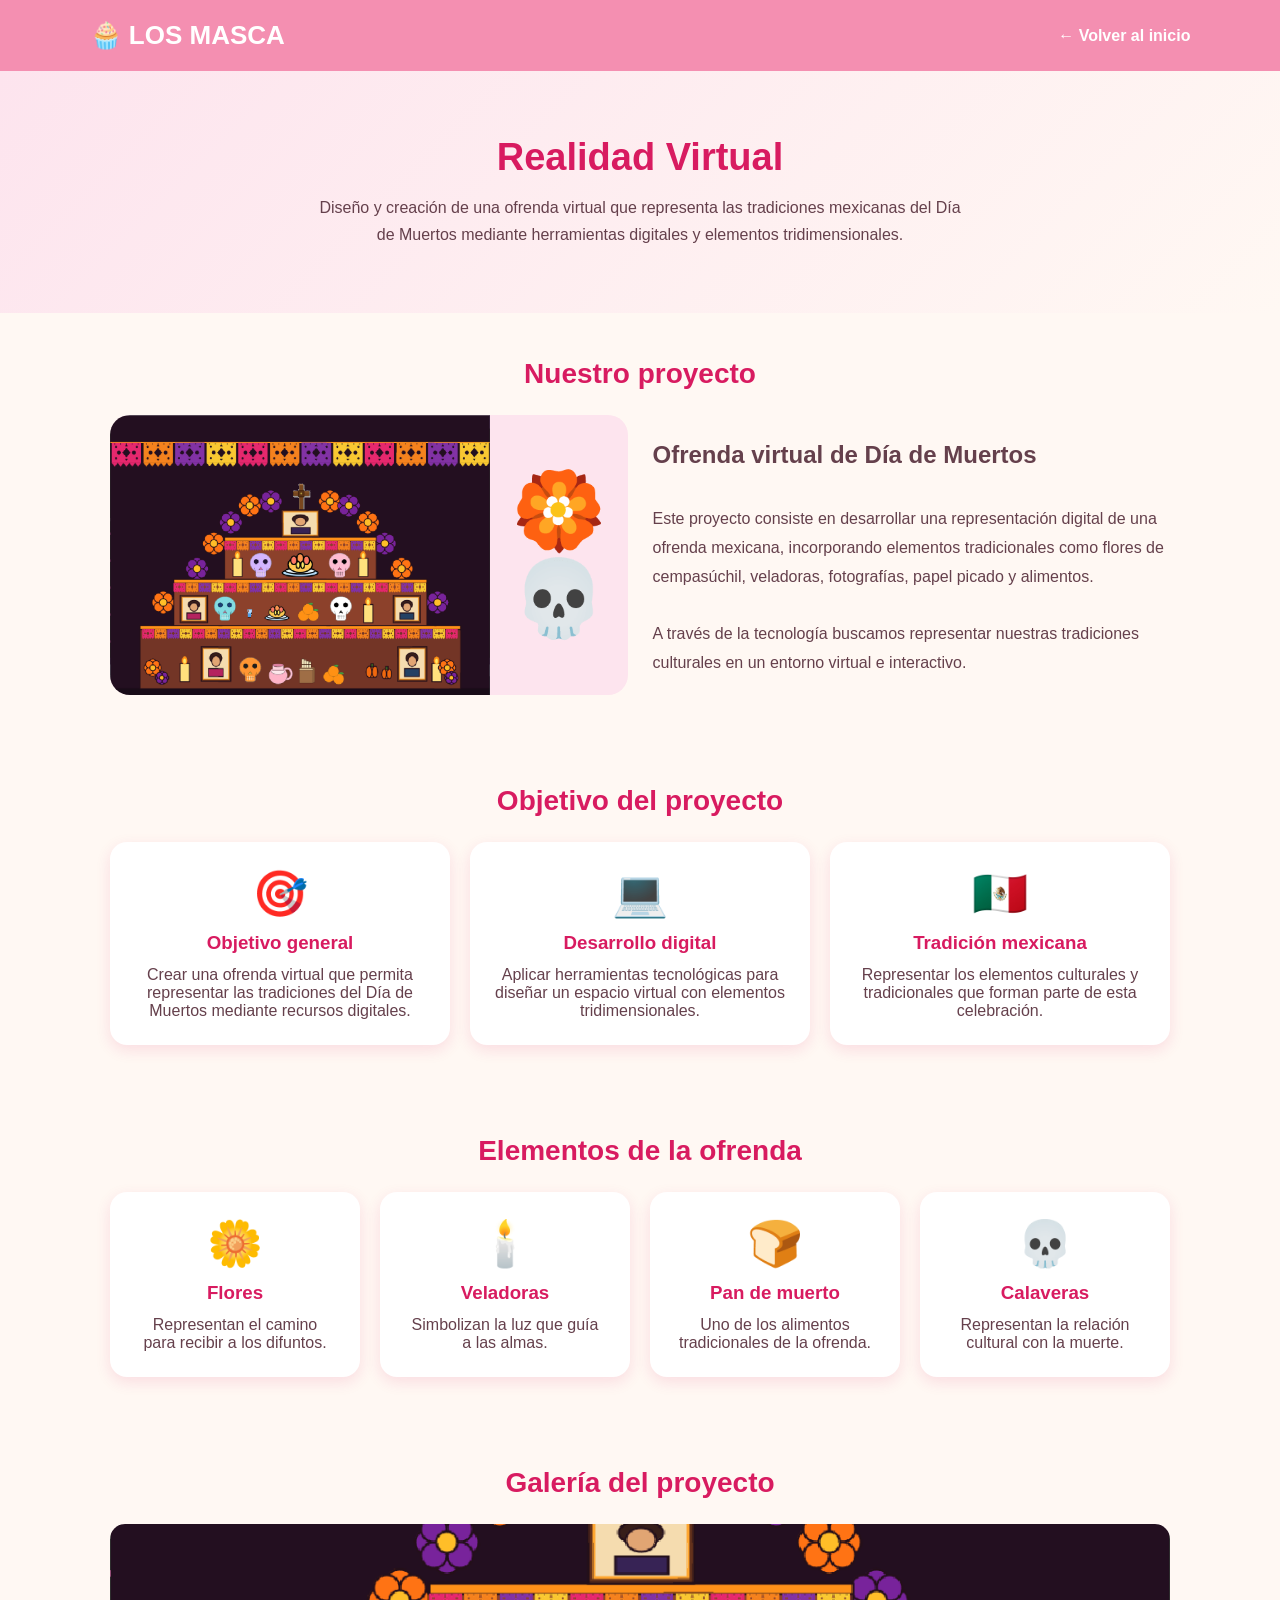
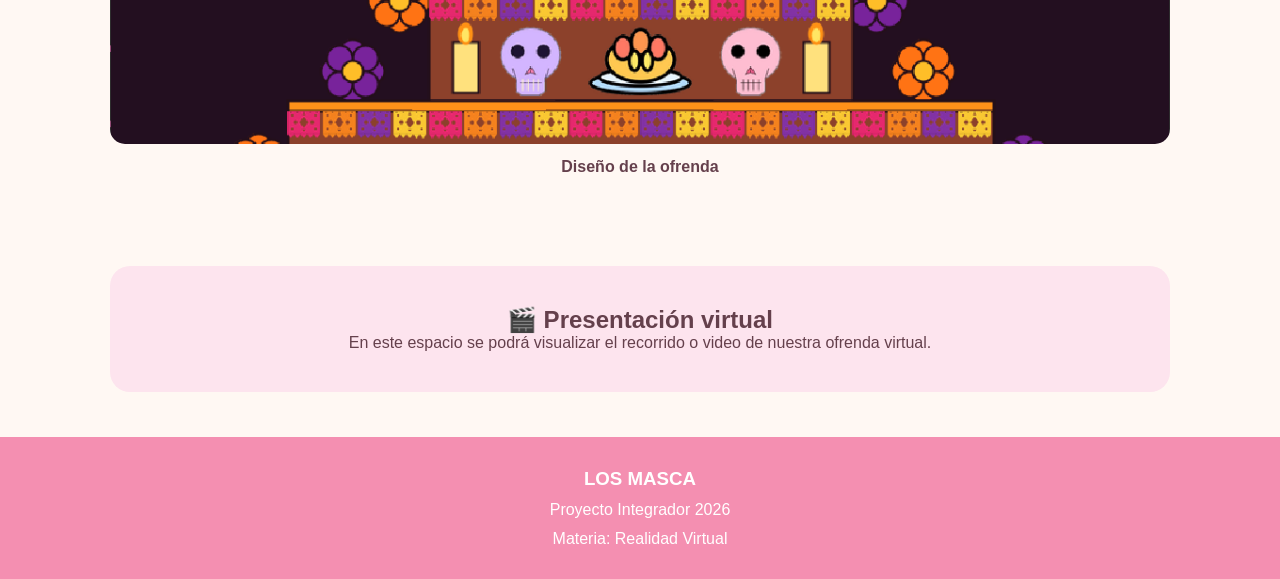
<file: Pagina Los Masca/realidad-virtual.html>
<!DOCTYPE html>
<html lang="es">
<head>
<meta charset="UTF-8">
<meta name="viewport" content="width=device-width, initial-scale=1.0">
<title>Los Masca | Realidad Virtual</title>

<style>
:root {
    --rosa: #f48fb1;
    --rosa-oscuro: #d81b60;
    --rosa-claro: #fde4ee;
    --crema: #fff8f3;
    --cafe: #65404c;
}

* {
    margin: 0;
    padding: 0;
    box-sizing: border-box;
}

body {
    font-family: 'Segoe UI', sans-serif;
    background: var(--crema);
    color: var(--cafe);
}

header {
    background: var(--rosa);
    padding: 20px 7%;
    display: flex;
    justify-content: space-between;
    align-items: center;
    flex-wrap: wrap;
    gap: 12px;
}

.logo {
    color: white;
    font-size: 26px;
    font-weight: bold;
}

header a {
    color: white;
    text-decoration: none;
    font-weight: bold;
}

.hero {
    text-align: center;
    padding: 65px 20px;
    background: linear-gradient(135deg, #fde4ee, #fff8f3);
}

.hero h1 {
    color: var(--rosa-oscuro);
    font-size: 38px;
    margin-bottom: 15px;
}

.hero p {
    max-width: 650px;
    margin: auto;
    line-height: 1.7;
}

.contenedor {
    max-width: 1100px;
    margin: auto;
    padding: 45px 20px;
}

.titulo {
    text-align: center;
    color: var(--rosa-oscuro);
    font-size: 28px;
    margin-bottom: 25px;
}

.presentacion {
    display: grid;
    grid-template-columns: 1fr 1fr;
    gap: 25px;
    align-items: center;
}

.imagen-principal {
    background: var(--rosa-claro);
    border-radius: 20px;
    min-height: 280px;
    display: flex;
    align-items: center;
    justify-content: center;
    overflow: hidden;
}

.imagen-principal img {
    width: 100%;
    height: 280px;
    object-fit: cover;
}

.placeholder {
    text-align: center;
    font-size: 75px;
}

.texto {
    line-height: 1.8;
}

.tarjetas {
    display: grid;
    grid-template-columns: repeat(auto-fit, minmax(220px, 1fr));
    gap: 20px;
}

.tarjeta {
    background: white;
    padding: 25px;
    border-radius: 17px;
    box-shadow: 0 5px 15px rgba(216,27,96,.12);
    text-align: center;
}

.tarjeta h3 {
    color: var(--rosa-oscuro);
    margin: 12px 0;
}

.icono {
    font-size: 45px;
}

.galeria {
    display: grid;
    grid-template-columns: repeat(auto-fit, minmax(230px, 1fr));
    gap: 20px;
}

.galeria img {
    width: 100%;
    height: 220px;
    object-fit: cover;
    border-radius: 15px;
    background: var(--rosa-claro);
}

.galeria p {
    text-align: center;
    margin-top: 10px;
    font-weight: bold;
}

.video {
    background: var(--rosa-claro);
    border-radius: 20px;
    padding: 40px 20px;
    text-align: center;
}

.video a {
    display: inline-block;
    margin-top: 20px;
    background: var(--rosa-oscuro);
    color: white;
    padding: 12px 25px;
    text-decoration: none;
    border-radius: 25px;
}

footer {
    background: var(--rosa);
    color: white;
    padding: 25px;
    text-align: center;
    line-height: 1.8;
}

@media(max-width:650px) {
    .presentacion {
        grid-template-columns: 1fr;
    }

    .hero h1 {
        font-size: 30px;
    }
}
</style>
</head>

<body>

<header>
    <div class="logo">🧁 LOS MASCA</div>
    <a href="index.html">← Volver al inicio</a>
</header>

<section class="hero">
    <h1>Realidad Virtual</h1>
    <p>
        Diseño y creación de una ofrenda virtual que representa
        las tradiciones mexicanas del Día de Muertos mediante
        herramientas digitales y elementos tridimensionales.
    </p>
</section>

<main>

<section class="contenedor">
    <h2 class="titulo">Nuestro proyecto</h2>

    <div class="presentacion">

        <div class="imagen-principal">
            <img src="ofrenda.png"
                 alt="Ofrenda virtual"
                 onerror="this.style.display='none'">
            <div class="placeholder">🏵️💀</div>
        </div>

        <div class="texto">
            <h2>Ofrenda virtual de Día de Muertos</h2>
            <br>
            <p>
                Este proyecto consiste en desarrollar una
                representación digital de una ofrenda mexicana,
                incorporando elementos tradicionales como
                flores de cempasúchil, veladoras, fotografías,
                papel picado y alimentos.
            </p>
            <br>
            <p>
                A través de la tecnología buscamos representar
                nuestras tradiciones culturales en un entorno
                virtual e interactivo.
            </p>
        </div>

    </div>
</section>

<section class="contenedor">
    <h2 class="titulo">Objetivo del proyecto</h2>

    <div class="tarjetas">

        <div class="tarjeta">
            <div class="icono">🎯</div>
            <h3>Objetivo general</h3>
            <p>
                Crear una ofrenda virtual que permita representar
                las tradiciones del Día de Muertos mediante
                recursos digitales.
            </p>
        </div>

        <div class="tarjeta">
            <div class="icono">💻</div>
            <h3>Desarrollo digital</h3>
            <p>
                Aplicar herramientas tecnológicas para diseñar
                un espacio virtual con elementos tridimensionales.
            </p>
        </div>

        <div class="tarjeta">
            <div class="icono">🇲🇽</div>
            <h3>Tradición mexicana</h3>
            <p>
                Representar los elementos culturales y
                tradicionales que forman parte de esta celebración.
            </p>
        </div>

    </div>
</section>

<section class="contenedor">
    <h2 class="titulo">Elementos de la ofrenda</h2>

    <div class="tarjetas">

        <div class="tarjeta">
            <div class="icono">🌼</div>
            <h3>Flores</h3>
            <p>Representan el camino para recibir a los difuntos.</p>
        </div>

        <div class="tarjeta">
            <div class="icono">🕯️</div>
            <h3>Veladoras</h3>
            <p>Simbolizan la luz que guía a las almas.</p>
        </div>

        <div class="tarjeta">
            <div class="icono">🍞</div>
            <h3>Pan de muerto</h3>
            <p>Uno de los alimentos tradicionales de la ofrenda.</p>
        </div>

        <div class="tarjeta">
            <div class="icono">💀</div>
            <h3>Calaveras</h3>
            <p>Representan la relación cultural con la muerte.</p>
        </div>

    </div>
</section>

<section class="contenedor">
    <h2 class="titulo">Galería del proyecto</h2>

    <div class="galeria">

        <div>
            <img src="ofrenda.png"
                 alt="Diseño de la ofrenda">
            <p>Diseño de la ofrenda</p>
        </div>
       
</section>

<section class="contenedor">
    <div class="video">
        <h2>🎬 Presentación virtual</h2>
        <p>
            En este espacio se podrá visualizar el recorrido
            o video de nuestra ofrenda virtual.
        </p>

        <!-- Agregar aquí el enlace del video cuando esté listo -->

    </div>
</section>

</main>

<footer>
    <h3>LOS MASCA</h3>
    <p>Proyecto Integrador 2026</p>
    <p>Materia: Realidad Virtual</p>
</footer>

</body>
</html>
</file>
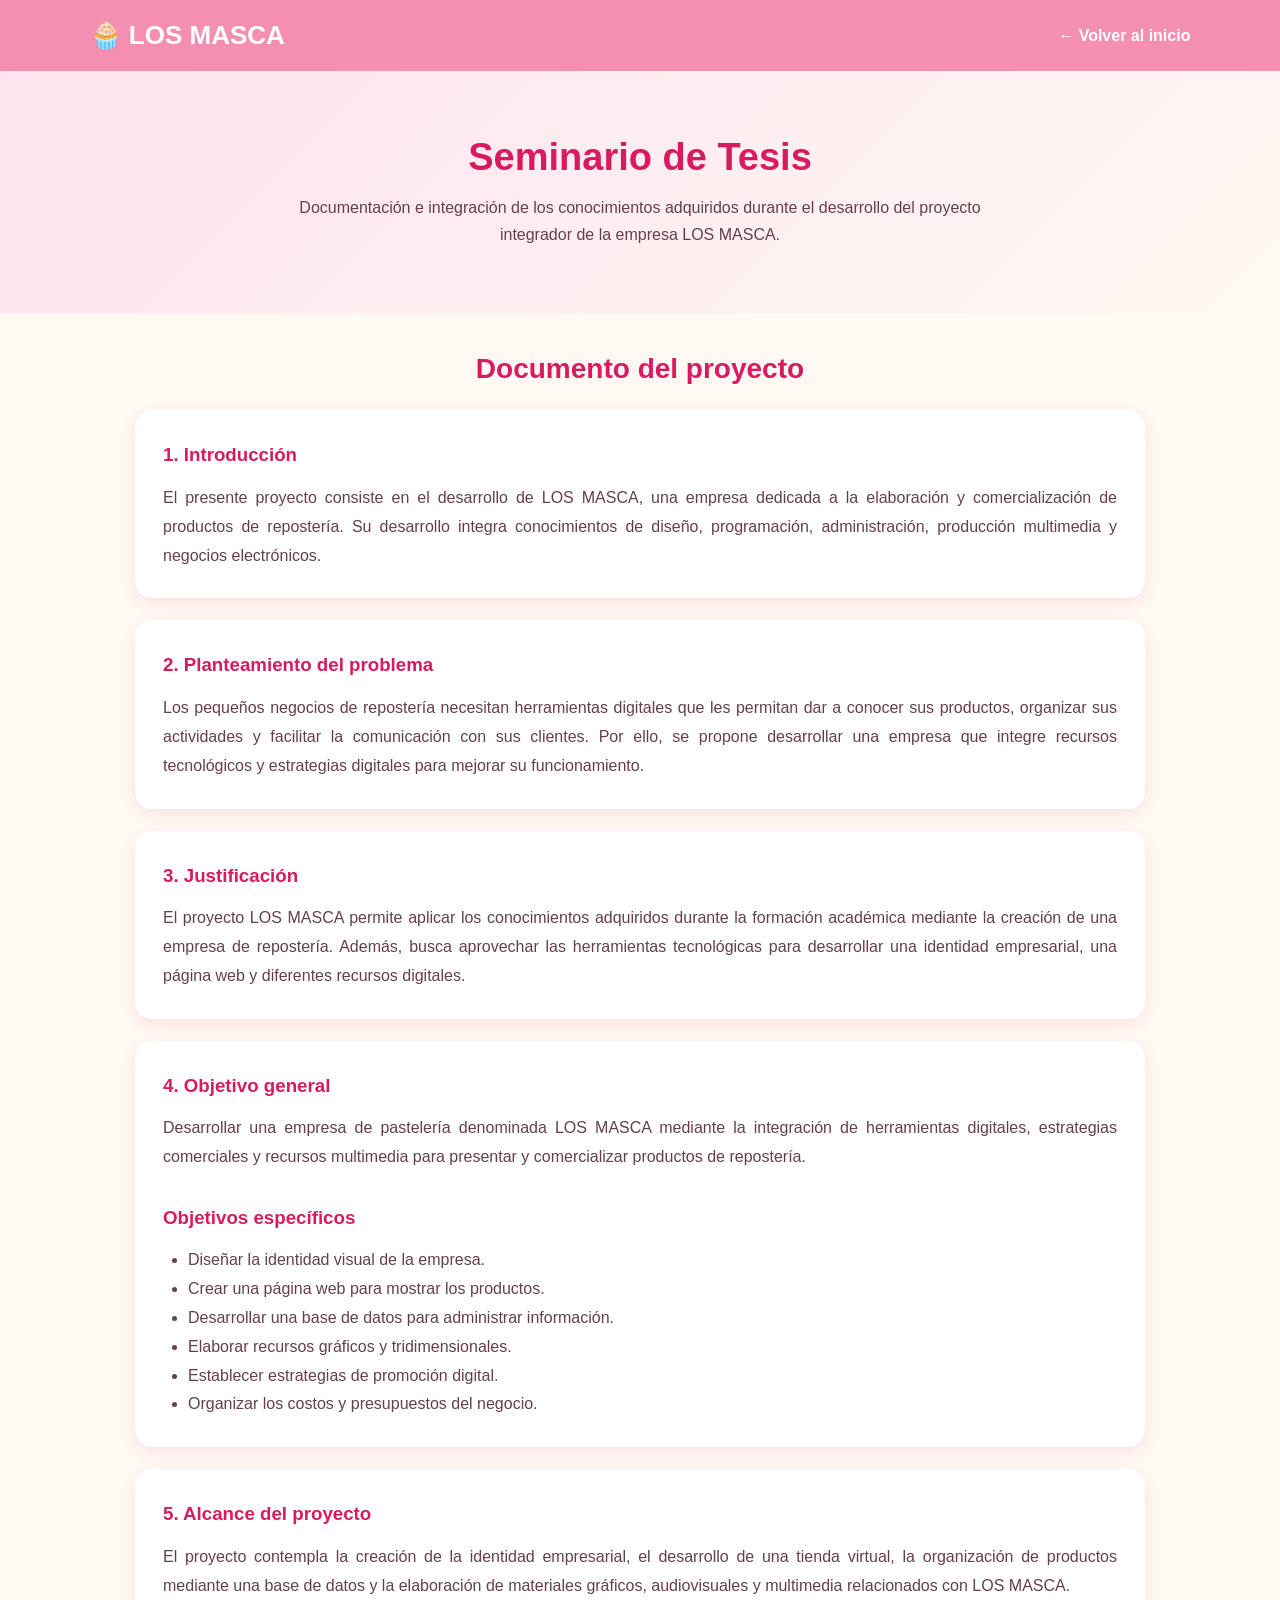
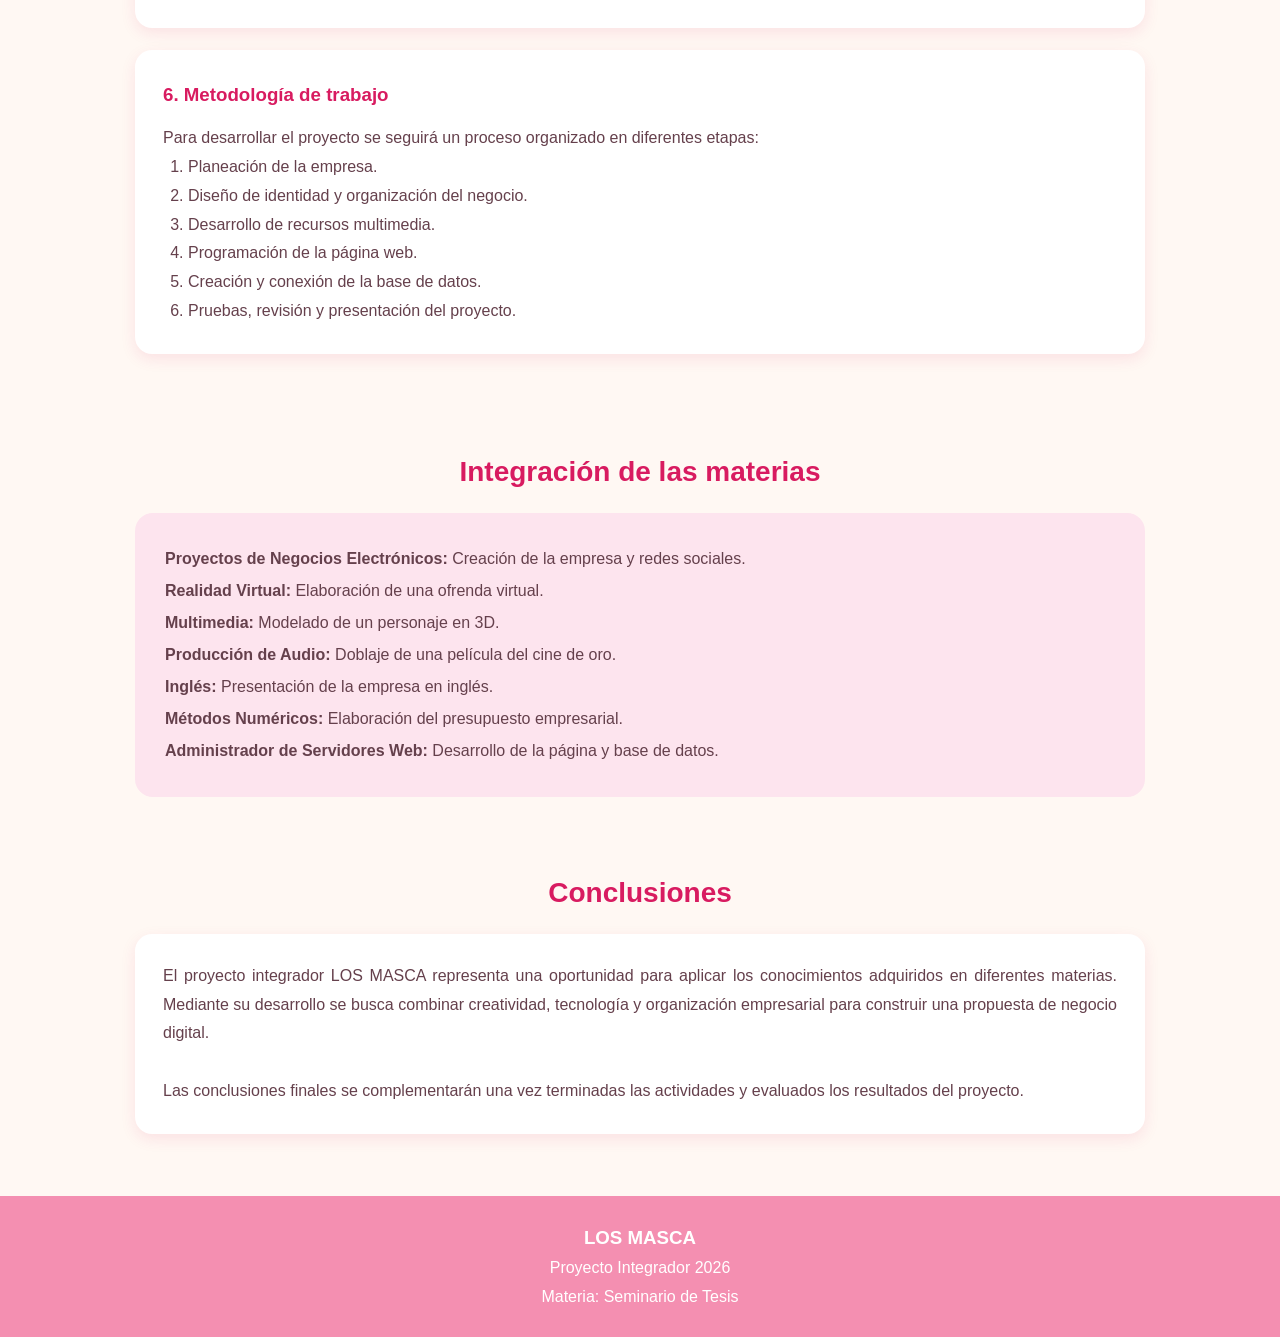
<file: Pagina Los Masca/tesis.html>
<!DOCTYPE html>
<html lang="es">
<head>
<meta charset="UTF-8">
<meta name="viewport" content="width=device-width, initial-scale=1.0">
<title>Los Masca | Seminario de Tesis</title>

<style>
:root {
    --rosa: #f48fb1;
    --rosa-oscuro: #d81b60;
    --rosa-claro: #fde4ee;
    --crema: #fff8f3;
    --cafe: #65404c;
}

* {
    margin: 0;
    padding: 0;
    box-sizing: border-box;
}

body {
    font-family: 'Segoe UI', sans-serif;
    background: var(--crema);
    color: var(--cafe);
}

header {
    background: var(--rosa);
    padding: 20px 7%;
    display: flex;
    justify-content: space-between;
    align-items: center;
    flex-wrap: wrap;
    gap: 12px;
}

.logo {
    color: white;
    font-size: 26px;
    font-weight: bold;
}

header a {
    color: white;
    text-decoration: none;
    font-weight: bold;
}

.hero {
    text-align: center;
    padding: 65px 20px;
    background: linear-gradient(135deg, #fde4ee, #fff8f3);
}

.hero h1 {
    color: var(--rosa-oscuro);
    font-size: 38px;
    margin-bottom: 15px;
}

.hero p {
    max-width: 700px;
    margin: auto;
    line-height: 1.7;
}

.contenedor {
    max-width: 1050px;
    margin: auto;
    padding: 40px 20px;
}

.titulo {
    color: var(--rosa-oscuro);
    text-align: center;
    font-size: 28px;
    margin-bottom: 25px;
}

.documento {
    background: white;
    padding: 28px;
    margin-bottom: 22px;
    border-radius: 17px;
    box-shadow: 0 5px 15px rgba(216,27,96,.10);
    line-height: 1.8;
}

.documento h3 {
    color: var(--rosa-oscuro);
    margin-bottom: 12px;
}

.documento p {
    text-align: justify;
}

.documento ul,
.documento ol {
    padding-left: 25px;
}

.tarjetas {
    display: grid;
    grid-template-columns: repeat(auto-fit, minmax(220px, 1fr));
    gap: 20px;
}

.tarjeta {
    background: white;
    padding: 25px;
    border-radius: 17px;
    text-align: center;
    box-shadow: 0 5px 15px rgba(216,27,96,.10);
}

.tarjeta h3 {
    color: var(--rosa-oscuro);
    margin: 12px 0;
}

.icono {
    font-size: 40px;
}

.integracion {
    background: var(--rosa-claro);
    padding: 30px;
    border-radius: 18px;
    line-height: 2;
}

footer {
    background: var(--rosa);
    color: white;
    text-align: center;
    padding: 25px;
    line-height: 1.8;
}

@media(max-width:600px) {
    .hero h1 {
        font-size: 30px;
    }
}
</style>
</head>

<body>

<header>
    <div class="logo">🧁 LOS MASCA</div>
    <a href="index.html">← Volver al inicio</a>
</header>

<section class="hero">
    <h1>Seminario de Tesis</h1>
    <p>
        Documentación e integración de los conocimientos
        adquiridos durante el desarrollo del proyecto
        integrador de la empresa LOS MASCA.
    </p>
</section>

<main>

<section class="contenedor">

    <h2 class="titulo">Documento del proyecto</h2>

    <div class="documento">
        <h3>1. Introducción</h3>
        <p>
            El presente proyecto consiste en el desarrollo
            de LOS MASCA, una empresa dedicada a la elaboración
            y comercialización de productos de repostería.
            Su desarrollo integra conocimientos de diseño,
            programación, administración, producción multimedia
            y negocios electrónicos.
        </p>
    </div>

    <div class="documento">
        <h3>2. Planteamiento del problema</h3>
        <p>
            Los pequeños negocios de repostería necesitan
            herramientas digitales que les permitan dar a
            conocer sus productos, organizar sus actividades
            y facilitar la comunicación con sus clientes.
            Por ello, se propone desarrollar una empresa
            que integre recursos tecnológicos y estrategias
            digitales para mejorar su funcionamiento.
        </p>
    </div>

    <div class="documento">
        <h3>3. Justificación</h3>
        <p>
            El proyecto LOS MASCA permite aplicar los
            conocimientos adquiridos durante la formación
            académica mediante la creación de una empresa
            de repostería. Además, busca aprovechar las
            herramientas tecnológicas para desarrollar
            una identidad empresarial, una página web
            y diferentes recursos digitales.
        </p>
    </div>

    <div class="documento">
        <h3>4. Objetivo general</h3>
        <p>
            Desarrollar una empresa de pastelería denominada
            LOS MASCA mediante la integración de herramientas
            digitales, estrategias comerciales y recursos
            multimedia para presentar y comercializar
            productos de repostería.
        </p>

        <br>

        <h3>Objetivos específicos</h3>
        <ul>
            <li>Diseñar la identidad visual de la empresa.</li>
            <li>Crear una página web para mostrar los productos.</li>
            <li>Desarrollar una base de datos para administrar información.</li>
            <li>Elaborar recursos gráficos y tridimensionales.</li>
            <li>Establecer estrategias de promoción digital.</li>
            <li>Organizar los costos y presupuestos del negocio.</li>
        </ul>
    </div>

    <div class="documento">
        <h3>5. Alcance del proyecto</h3>
        <p>
            El proyecto contempla la creación de la identidad
            empresarial, el desarrollo de una tienda virtual,
            la organización de productos mediante una base
            de datos y la elaboración de materiales gráficos,
            audiovisuales y multimedia relacionados con
            LOS MASCA.
        </p>
    </div>

    <div class="documento">
        <h3>6. Metodología de trabajo</h3>
        <p>
            Para desarrollar el proyecto se seguirá un proceso
            organizado en diferentes etapas:
        </p>
        <ol>
            <li>Planeación de la empresa.</li>
            <li>Diseño de identidad y organización del negocio.</li>
            <li>Desarrollo de recursos multimedia.</li>
            <li>Programación de la página web.</li>
            <li>Creación y conexión de la base de datos.</li>
            <li>Pruebas, revisión y presentación del proyecto.</li>
        </ol>
    </div>

</section>

<section class="contenedor">

    <h2 class="titulo">Integración de las materias</h2>

    <div class="integracion">

        <p><b>Proyectos de Negocios Electrónicos:</b>
        Creación de la empresa y redes sociales.</p>

        <p><b>Realidad Virtual:</b>
        Elaboración de una ofrenda virtual.</p>

        <p><b>Multimedia:</b>
        Modelado de un personaje en 3D.</p>

        <p><b>Producción de Audio:</b>
        Doblaje de una película del cine de oro.</p>

        <p><b>Inglés:</b>
        Presentación de la empresa en inglés.</p>

        <p><b>Métodos Numéricos:</b>
        Elaboración del presupuesto empresarial.</p>

        <p><b>Administrador de Servidores Web:</b>
        Desarrollo de la página y base de datos.</p>

    </div>

</section>

<section class="contenedor">

    <h2 class="titulo">Conclusiones</h2>

    <div class="documento">
        <p>
            El proyecto integrador LOS MASCA representa
            una oportunidad para aplicar los conocimientos
            adquiridos en diferentes materias. Mediante
            su desarrollo se busca combinar creatividad,
            tecnología y organización empresarial para
            construir una propuesta de negocio digital.
        </p>
        <br>
        <p>
            Las conclusiones finales se complementarán
            una vez terminadas las actividades y evaluados
            los resultados del proyecto.
        </p>
    </div>

</section>

</main>

<footer>
    <h3>LOS MASCA</h3>
    <p>Proyecto Integrador 2026</p>
    <p>Materia: Seminario de Tesis</p>
</footer>

</body>
</html>
</file>
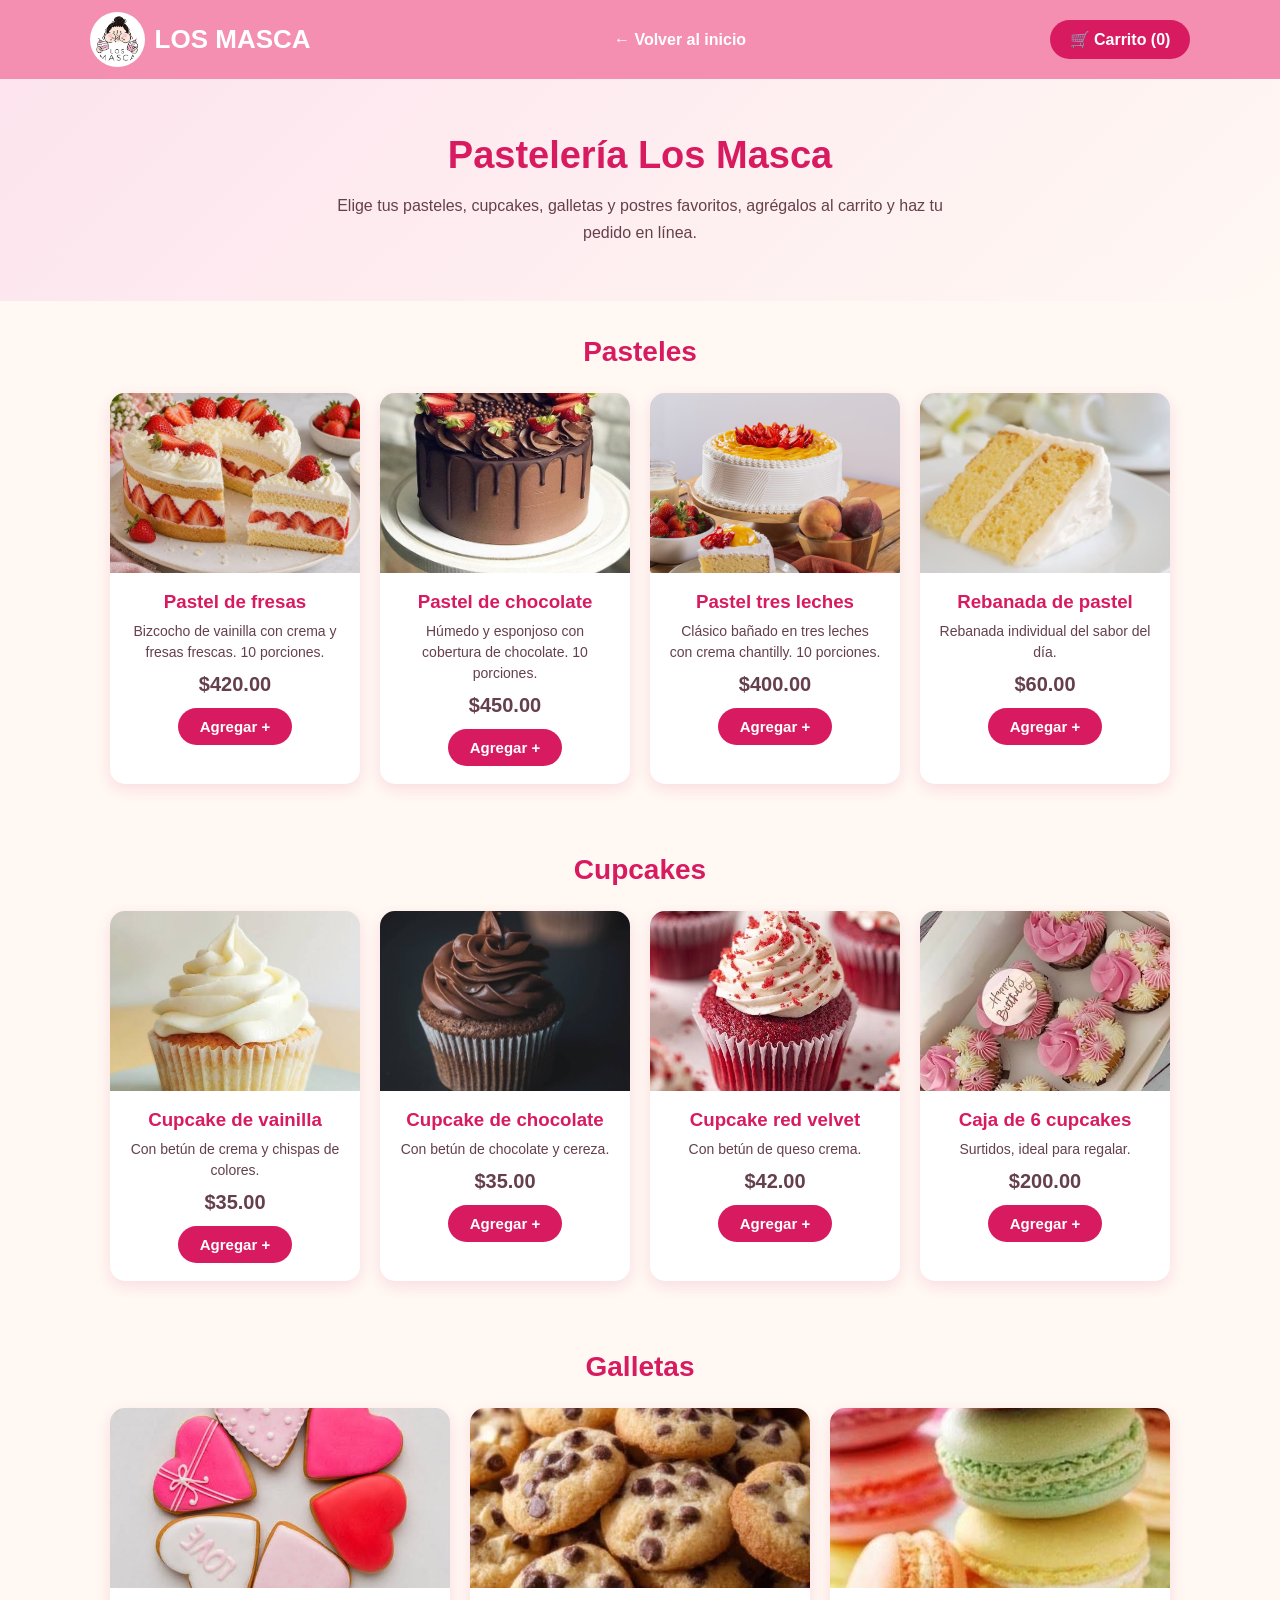
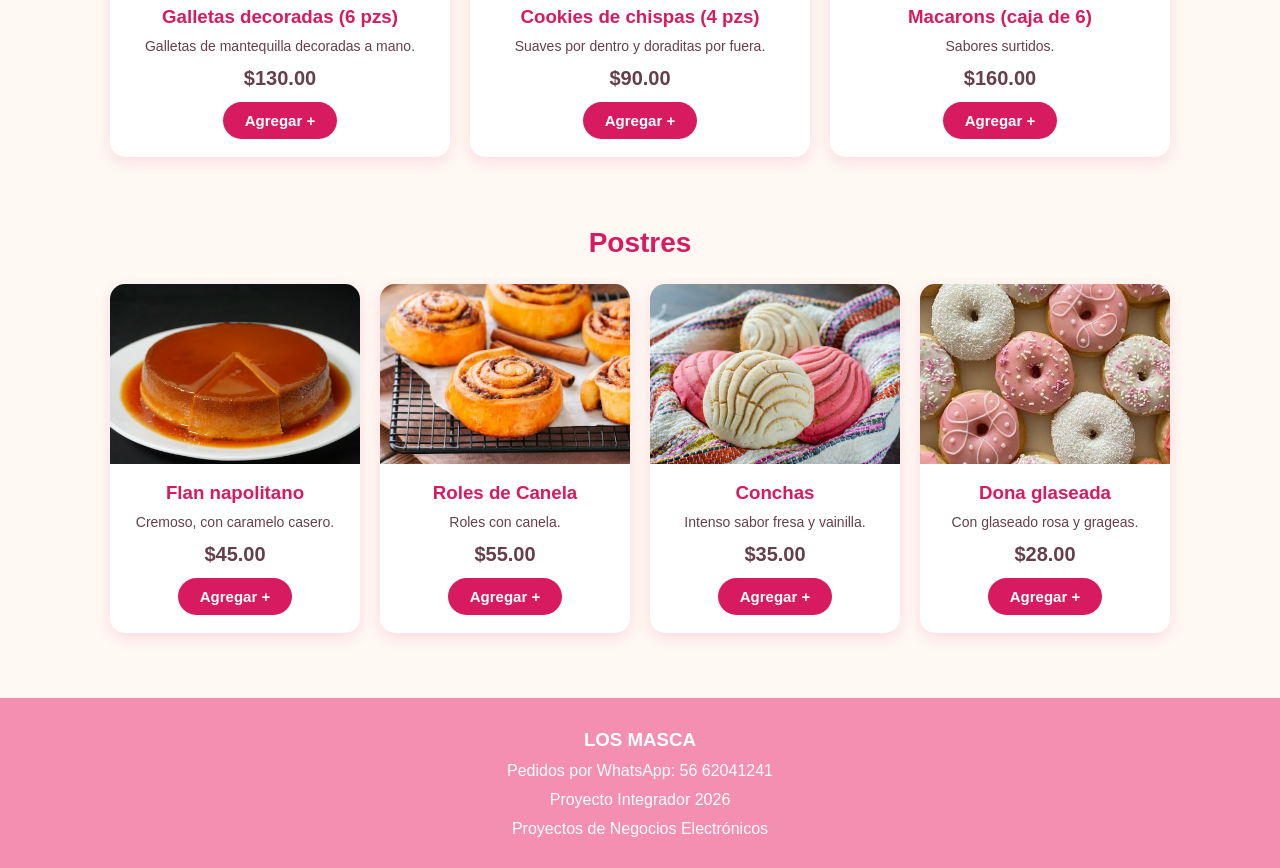
<file: Pagina Los Masca/Los Masca/tienda.html>
<!DOCTYPE html>
<html lang="es">
<head>
<meta charset="UTF-8">
<meta name="viewport" content="width=device-width, initial-scale=1.0">
<title>Los Masca | Pastelería</title>

<!-- =====================================================
     1. ESTILOS (colores y diseño)
     Los colores se cambian en :root, aquí abajo.
     ===================================================== -->
<style>
:root {
    --rosa: #f48fb1;
    --rosa-oscuro: #d81b60;
    --rosa-claro: #fde4ee;
    --crema: #fff8f3;
    --cafe: #65404c;
}

* {
    margin: 0;
    padding: 0;
    box-sizing: border-box;
}

body {
    font-family: 'Segoe UI', sans-serif;
    background: var(--crema);
    color: var(--cafe);
}

/* ----- Encabezado ----- */
header {
    background: var(--rosa);
    padding: 12px 7%;
    display: flex;
    justify-content: space-between;
    align-items: center;
    flex-wrap: wrap;
    gap: 12px;
    position: sticky;
    top: 0;
    z-index: 10;
}

.logo {
    display: flex;
    align-items: center;
    gap: 10px;
    color: white;
    font-size: 26px;
    font-weight: bold;
}

.logo img {
    width: 55px;
    height: 55px;
    background: white;
    border-radius: 50%;
    padding: 3px;
}

header a {
    color: white;
    text-decoration: none;
    font-weight: bold;
}

.btn-carrito {
    background: var(--rosa-oscuro);
    color: white;
    border: none;
    border-radius: 25px;
    padding: 10px 20px;
    font-size: 16px;
    font-weight: bold;
    cursor: pointer;
}

/* ----- Portada ----- */
.hero {
    text-align: center;
    padding: 55px 20px;
    background: linear-gradient(135deg, #fde4ee, #fff8f3);
}

.hero h1 {
    color: var(--rosa-oscuro);
    font-size: 38px;
    margin-bottom: 15px;
}

.hero p {
    max-width: 650px;
    margin: auto;
    line-height: 1.7;
}

/* ----- Secciones ----- */
.contenedor {
    max-width: 1100px;
    margin: auto;
    padding: 35px 20px;
}

.titulo {
    color: var(--rosa-oscuro);
    text-align: center;
    margin-bottom: 25px;
    font-size: 28px;
}

/* ----- Productos ----- */
.productos {
    display: grid;
    grid-template-columns: repeat(auto-fit, minmax(210px, 1fr));
    gap: 20px;
}

.producto {
    background: white;
    border-radius: 15px;
    overflow: hidden;
    text-align: center;
    box-shadow: 0 5px 15px rgba(216,27,96,.12);
}

/* Recuadro de la foto. El emoji se ve si no hay foto. */
.foto {
    position: relative;
    height: 180px;
    background: var(--rosa-claro);
    display: flex;
    align-items: center;
    justify-content: center;
    font-size: 60px;
}

.foto img {
    position: absolute;
    top: 0;
    left: 0;
    width: 100%;
    height: 100%;
    object-fit: cover;
}

.producto .datos {
    padding: 18px;
}

.producto h3 {
    color: var(--rosa-oscuro);
    margin-bottom: 8px;
}

.producto p {
    line-height: 1.5;
    font-size: 14px;
    margin-bottom: 10px;
}

.precio {
    font-size: 20px;
    font-weight: bold;
    margin-bottom: 12px;
}

.boton {
    background: var(--rosa-oscuro);
    color: white;
    border: none;
    border-radius: 25px;
    padding: 10px 22px;
    font-size: 15px;
    font-weight: bold;
    cursor: pointer;
    text-decoration: none;
    display: inline-block;
}

.boton.claro {
    background: white;
    color: var(--rosa-oscuro);
    border: 2px solid var(--rosa-oscuro);
}

/* ----- Carrito (panel lateral) ----- */
#fondo {
    position: fixed;
    top: 0; left: 0; right: 0; bottom: 0;
    background: rgba(0,0,0,.4);
    display: none;
    z-index: 20;
}

#carrito {
    position: fixed;
    top: 0;
    right: -440px;           /* escondido fuera de la pantalla */
    width: 400px;
    max-width: 100%;
    height: 100%;
    background: white;
    z-index: 30;
    display: flex;
    flex-direction: column;
    transition: right .3s;
}

#carrito.abierto {
    right: 0;
}

.carrito-titulo {
    background: var(--rosa-claro);
    padding: 18px 20px;
    display: flex;
    justify-content: space-between;
    align-items: center;
    color: var(--rosa-oscuro);
    font-size: 22px;
    font-weight: bold;
}

.carrito-titulo button {
    background: none;
    border: none;
    font-size: 30px;
    cursor: pointer;
    color: var(--cafe);
}

#lista-carrito {
    flex: 1;
    overflow-y: auto;
    padding: 10px 20px;
}

.linea {
    display: flex;
    align-items: center;
    gap: 10px;
    padding: 12px 0;
    border-bottom: 1px dashed var(--rosa-claro);
}

.linea .nombre {
    flex: 1;
}

.linea .nombre small {
    color: #8c7a80;
}

.linea button {
    width: 28px;
    height: 28px;
    border-radius: 50%;
    border: 2px solid var(--rosa);
    background: white;
    color: var(--rosa-oscuro);
    font-weight: bold;
    cursor: pointer;
}

.carrito-pie {
    padding: 18px 20px;
    border-top: 2px solid var(--rosa-claro);
    background: var(--crema);
}

.total {
    display: flex;
    justify-content: space-between;
    font-size: 22px;
    font-weight: bold;
    margin-bottom: 12px;
}

.carrito-pie .boton {
    width: 100%;
}

/* ----- Ventanas (formulario y confirmación) ----- */
.ventana {
    position: fixed;
    top: 0; left: 0; right: 0; bottom: 0;
    background: rgba(0,0,0,.5);
    display: none;
    align-items: center;
    justify-content: center;
    padding: 15px;
    z-index: 40;
}

.ventana .caja {
    background: white;
    border-radius: 20px;
    padding: 25px;
    width: 500px;
    max-width: 100%;
    max-height: 92vh;
    overflow-y: auto;
}

.ventana h3 {
    color: var(--rosa-oscuro);
    margin-bottom: 10px;
    font-size: 24px;
}

.ventana label {
    display: block;
    font-weight: bold;
    margin: 12px 0 4px;
}

.ventana input, .ventana textarea, .ventana select {
    width: 100%;
    padding: 10px;
    border: 2px solid var(--rosa-claro);
    border-radius: 10px;
    font-size: 15px;
    font-family: inherit;
}

.resumen {
    background: var(--crema);
    border-radius: 12px;
    padding: 12px 15px;
    margin: 14px 0;
    line-height: 1.8;
}

.error {
    color: #c0264f;
    min-height: 20px;
    margin-top: 8px;
}

.botones {
    display: flex;
    gap: 10px;
    margin-top: 10px;
}

.botones .boton {
    flex: 1;
    text-align: center;
}

/* ----- Pie de página ----- */
footer {
    background: var(--rosa);
    color: white;
    padding: 25px;
    text-align: center;
    line-height: 1.8;
    margin-top: 30px;
}

@media(max-width:650px) {
    .hero h1 { font-size: 30px; }
}
</style>
</head>

<body>

<!-- =====================================================
     2. ENCABEZADO (logo + botón del carrito)
     El logo es la imagen logo.png
     ===================================================== -->
<header>
    <div class="logo">
        <img src="logo.png" alt="Logo Los Masca">
        LOS MASCA
    </div>
    <a href="../index.html">← Volver al inicio</a>
    <button class="btn-carrito" onclick="abrirCarrito()">
        🛒 Carrito (<span id="contador">0</span>)
    </button>
</header>

<!-- =====================================================
     3. PORTADA
     ===================================================== -->
<section class="hero">
    <h1>Pastelería Los Masca</h1>
    <p>
        Elige tus pasteles, cupcakes, galletas y postres favoritos,
        agrégalos al carrito y haz tu pedido en línea.
    </p>
</section>

<main>

<!-- ==================== CATEGORÍA: PASTELES ==================== -->
<section class="contenedor" id="pasteles">
    <h2 class="titulo">Pasteles</h2>
    <div class="productos">

        <!-- PRODUCTO -->
        <div class="producto">
            <div class="foto">🍰<img src="pastelfresa.jpeg" alt="" onerror="this.remove()"></div>
            <div class="datos">
                <h3>Pastel de fresas</h3>
                <p>Bizcocho de vainilla con crema y fresas frescas. 10 porciones.</p>
                <div class="precio">$420.00</div>
                <button class="boton" onclick="agregar('Pastel de fresas', 420)">Agregar +</button>
            </div>
        </div>

        <!-- PRODUCTO -->
        <div class="producto">
            <div class="foto">🎂<img src="pastelchoco.jpeg" alt="" onerror="this.remove()"></div>
            <div class="datos">
                <h3>Pastel de chocolate</h3>
                <p>Húmedo y esponjoso con cobertura de chocolate. 10 porciones.</p>
                <div class="precio">$450.00</div>
                <button class="boton" onclick="agregar('Pastel de chocolate', 450)">Agregar +</button>
            </div>
        </div>

        <!-- PRODUCTO -->
        <div class="producto">
            <div class="foto">🍰<img src="pasteltresL.jpeg" alt="" onerror="this.remove()"></div>
            <div class="datos">
                <h3>Pastel tres leches</h3>
                <p>Clásico bañado en tres leches con crema chantilly. 10 porciones.</p>
                <div class="precio">$400.00</div>
                <button class="boton" onclick="agregar('Pastel tres leches', 400)">Agregar +</button>
            </div>
        </div>

        <!-- PRODUCTO -->
        <div class="producto">
            <div class="foto">🍰<img src="rebanada.jpeg" alt="" onerror="this.remove()"></div>
            <div class="datos">
                <h3>Rebanada de pastel</h3>
                <p>Rebanada individual del sabor del día.</p>
                <div class="precio">$60.00</div>
                <button class="boton" onclick="agregar('Rebanada de pastel', 60)">Agregar +</button>
            </div>
        </div>

    </div>
</section>

<!-- ==================== CATEGORÍA: CUPCAKES ==================== -->
<section class="contenedor" id="cupcakes">
    <h2 class="titulo">Cupcakes</h2>
    <div class="productos">

        <!-- PRODUCTO -->
        <div class="producto">
            <div class="foto">🧁<img src="cupvainilla.jpeg" alt="" onerror="this.remove()"></div>
            <div class="datos">
                <h3>Cupcake de vainilla</h3>
                <p>Con betún de crema y chispas de colores.</p>
                <div class="precio">$35.00</div>
                <button class="boton" onclick="agregar('Cupcake de vainilla', 35)">Agregar +</button>
            </div>
        </div>

        <!-- PRODUCTO -->
        <div class="producto">
            <div class="foto">🧁<img src="cupchoco.jpeg" alt="" onerror="this.remove()"></div>
            <div class="datos">
                <h3>Cupcake de chocolate</h3>
                <p>Con betún de chocolate y cereza.</p>
                <div class="precio">$35.00</div>
                <button class="boton" onclick="agregar('Cupcake de chocolate', 35)">Agregar +</button>
            </div>
        </div>

        <!-- PRODUCTO -->
        <div class="producto">
            <div class="foto">🧁<img src="cupfresas.jpeg" alt="" onerror="this.remove()"></div>
            <div class="datos">
                <h3>Cupcake red velvet</h3>
                <p>Con betún de queso crema.</p>
                <div class="precio">$42.00</div>
                <button class="boton" onclick="agregar('Cupcake red velvet', 42)">Agregar +</button>
            </div>
        </div>

        <!-- PRODUCTO -->
        <div class="producto">
            <div class="foto">🎁<img src="paquetecup.jpeg" alt="" onerror="this.remove()"></div>
            <div class="datos">
                <h3>Caja de 6 cupcakes</h3>
                <p>Surtidos, ideal para regalar.</p>
                <div class="precio">$200.00</div>
                <button class="boton" onclick="agregar('Caja de 6 cupcakes', 200)">Agregar +</button>
            </div>
        </div>

    </div>
</section>

<!-- ==================== CATEGORÍA: GALLETAS ==================== -->
<section class="contenedor" id="galletas">
    <h2 class="titulo">Galletas</h2>
    <div class="productos">

        <!-- PRODUCTO -->
        <div class="producto">
            <div class="foto">🍪<img src="galletacora.jpeg" alt="" onerror="this.remove()"></div>
            <div class="datos">
                <h3>Galletas decoradas (6 pzs)</h3>
                <p>Galletas de mantequilla decoradas a mano.</p>
                <div class="precio">$130.00</div>
                <button class="boton" onclick="agregar('Galletas decoradas (6 pzs)', 130)">Agregar +</button>
            </div>
        </div>

        <!-- PRODUCTO -->
        <div class="producto">
            <div class="foto">🍪<img src="gallechisp.jpeg" alt="" onerror="this.remove()"></div>
            <div class="datos">
                <h3>Cookies de chispas (4 pzs)</h3>
                <p>Suaves por dentro y doraditas por fuera.</p>
                <div class="precio">$90.00</div>
                <button class="boton" onclick="agregar('Cookies de chispas (4 pzs)', 90)">Agregar +</button>
            </div>
        </div>

        <!-- PRODUCTO -->
        <div class="producto">
            <div class="foto">🍬<img src="macarrones.jpeg" alt="" onerror="this.remove()"></div>
            <div class="datos">
                <h3>Macarons (caja de 6)</h3>
                <p>Sabores surtidos.</p>
                <div class="precio">$160.00</div>
                <button class="boton" onclick="agregar('Macarons (caja de 6)', 160)">Agregar +</button>
            </div>
        </div>

    </div>
</section>

<!-- ==================== CATEGORÍA: POSTRES ==================== -->
<section class="contenedor" id="postres">
    <h2 class="titulo">Postres</h2>
    <div class="productos">

        <!-- PRODUCTO -->
        <div class="producto">
            <div class="foto">🍮<img src="flan.jpg" alt="" onerror="this.remove()"></div>
            <div class="datos">
                <h3>Flan napolitano</h3>
                <p>Cremoso, con caramelo casero.</p>
                <div class="precio">$45.00</div>
                <button class="boton" onclick="agregar('Flan napolitano', 45)">Agregar +</button>
            </div>
        </div>

        <!-- PRODUCTO -->
        <div class="producto">
            <div class="foto">🍰<img src="roles.jpeg" alt="" onerror="this.remove()"></div>
            <div class="datos">
                <h3>Roles de Canela</h3>
                <p>Roles con canela.</p>
                <div class="precio">$55.00</div>
                <button class="boton" onclick="agregar('Roles de Canela', 55)">Agregar +</button>
            </div>
        </div>

        <!-- PRODUCTO -->
        <div class="producto">
            <div class="foto">🍫<img src="conchas.jpeg" alt="" onerror="this.remove()"></div>
            <div class="datos">
                <h3>Conchas</h3>
                <p>Intenso sabor fresa y vainilla.</p>
                <div class="precio">$35.00</div>
                <button class="boton" onclick="agregar('Conchas', 35)">Agregar +</button>
            </div>
        </div>

        <!-- PRODUCTO -->
        <div class="producto">
            <div class="foto">🍩<img src="donas.jpeg" alt="" onerror="this.remove()"></div>
            <div class="datos">
                <h3>Dona glaseada</h3>
                <p>Con glaseado rosa y grageas.</p>
                <div class="precio">$28.00</div>
                <button class="boton" onclick="agregar('Dona glaseada', 28)">Agregar +</button>
            </div>
        </div>

    </div>
</section>

</main>

<!-- =====================================================
     5. PIE DE PÁGINA
     ===================================================== -->
<footer>
    <h3>LOS MASCA</h3>
    <p>Pedidos por WhatsApp: 56 62041241</p>
    <p>Proyecto Integrador 2026</p>
    <p>Proyectos de Negocios Electrónicos</p>
</footer>


<!-- =====================================================
     6. CARRITO (panel que sale a la derecha)
     No necesitas mover nada de aquí.
     ===================================================== -->
<div id="fondo" onclick="cerrarCarrito()"></div>

<div id="carrito">
    <div class="carrito-titulo">
        Tu carrito
        <button onclick="cerrarCarrito()">×</button>
    </div>

    <div id="lista-carrito"></div>

    <div class="carrito-pie">
        <div class="total"><span>Total</span><span id="total">$0.00</span></div>
        <button class="boton" onclick="irAPedido()">Hacer pedido</button>
    </div>
</div>


<!-- =====================================================
     7. FORMULARIO DEL PEDIDO
     ===================================================== -->
<div class="ventana" id="ventana-pedido">
    <div class="caja">
        <h3>Datos de tu pedido</h3>

        <label>Nombre completo *</label>
        <input type="text" id="nombre">

        <label>Teléfono / WhatsApp (10 dígitos) *</label>
        <input type="tel" id="telefono">

        <label>Tipo de entrega *</label>
        <select id="entrega">
            <option>Recoger en tienda</option>
            <option>Entrega a domicilio</option>
        </select>

        <label>Dirección (solo si es a domicilio)</label>
        <input type="text" id="direccion">

        <label>Fecha en que lo necesitas *</label>
        <input type="date" id="fecha">

        <label>Notas (dedicatoria, sabores, alergias...)</label>
        <textarea id="notas" rows="3"></textarea>

        <div class="resumen" id="resumen-pedido"></div>
        <div class="error" id="error"></div>

        <div class="botones">
            <button class="boton claro" onclick="cerrarVentanas(); abrirCarrito()">Volver</button>
            <button class="boton" onclick="confirmarPedido()">Confirmar pedido</button>
        </div>
    </div>
</div>


<!-- =====================================================
     8. CONFIRMACIÓN DEL PEDIDO
     ===================================================== -->
<div class="ventana" id="ventana-ok">
    <div class="caja">
        <h3>¡Pedido registrado! 🎉</h3>
        <p>Tu folio es <b id="folio"></b>. Envíanos tu pedido por WhatsApp para confirmarlo.</p>
        <div class="resumen" id="resumen-final"></div>
        <div class="botones">
            <a class="boton" id="boton-whatsapp" target="_blank">Enviar por WhatsApp</a>
            <button class="boton claro" onclick="cerrarVentanas()">Cerrar</button>
        </div>
    </div>
</div>


<!-- =====================================================
     9. PROGRAMACIÓN DEL CARRITO (JavaScript)
     Lo único que tienes que cambiar aquí es el número de WhatsApp.
     ===================================================== -->
<script>

// >>> CAMBIA ESTE NÚMERO: 52 + los 10 dígitos de la pastelería
var WHATSAPP = "525662041241";

// Aquí se guardan los productos que el cliente agrega.
// Cada uno se ve así: { nombre: "Pastel de fresas", precio: 420, cantidad: 2 }
var carrito = [];


// Da formato de dinero: 420 -> $420.00
function dinero(numero) {
    return "$" + numero.toFixed(2);
}

// Suma el total de todo el carrito
function calcularTotal() {
    var total = 0;
    for (var i = 0; i < carrito.length; i++) {
        total = total + carrito[i].precio * carrito[i].cantidad;
    }
    return total;
}

// Cuenta cuántos productos hay en total (para el número del botón)
function contarProductos() {
    var cuenta = 0;
    for (var i = 0; i < carrito.length; i++) {
        cuenta = cuenta + carrito[i].cantidad;
    }
    return cuenta;
}


// ---------- AGREGAR UN PRODUCTO ----------
// Se llama desde el botón "Agregar +" de cada producto.
function agregar(nombre, precio) {
    // Si ya está en el carrito, solo sube la cantidad
    for (var i = 0; i < carrito.length; i++) {
        if (carrito[i].nombre === nombre) {
            carrito[i].cantidad++;
            dibujarCarrito();
            return;
        }
    }
    // Si no estaba, lo agrega nuevo
    carrito.push({ nombre: nombre, precio: precio, cantidad: 1 });
    dibujarCarrito();
}

// ---------- SUBIR O BAJAR CANTIDAD ----------
function cambiarCantidad(posicion, cambio) {
    carrito[posicion].cantidad = carrito[posicion].cantidad + cambio;
    if (carrito[posicion].cantidad <= 0) {
        carrito.splice(posicion, 1);   // la quita del carrito
    }
    dibujarCarrito();
}


// ---------- DIBUJAR EL CARRITO EN PANTALLA ----------
function dibujarCarrito() {
    var html = "";

    if (carrito.length === 0) {
        html = "<p style='text-align:center;padding:40px 0'>Tu carrito está vacío 🧁</p>";
    }

    for (var i = 0; i < carrito.length; i++) {
        var p = carrito[i];
        html += "<div class='linea'>" +
                  "<div class='nombre'><b>" + p.nombre + "</b><br>" +
                  "<small>" + dinero(p.precio) + " c/u = " + dinero(p.precio * p.cantidad) + "</small></div>" +
                  "<button onclick='cambiarCantidad(" + i + ", -1)'>−</button>" +
                  "<b>" + p.cantidad + "</b>" +
                  "<button onclick='cambiarCantidad(" + i + ", 1)'>+</button>" +
                "</div>";
    }

    document.getElementById("lista-carrito").innerHTML = html;
    document.getElementById("total").innerHTML = dinero(calcularTotal());
    document.getElementById("contador").innerHTML = contarProductos();
}


// ---------- ABRIR Y CERRAR EL CARRITO ----------
function abrirCarrito() {
    document.getElementById("carrito").className = "abierto";
    document.getElementById("fondo").style.display = "block";
}

function cerrarCarrito() {
    document.getElementById("carrito").className = "";
    document.getElementById("fondo").style.display = "none";
}

function cerrarVentanas() {
    document.getElementById("ventana-pedido").style.display = "none";
    document.getElementById("ventana-ok").style.display = "none";
}


// ---------- HACER PEDIDO ----------
// Texto con la lista de productos y el total (se usa en el resumen)
function resumenDelCarrito() {
    var html = "";
    for (var i = 0; i < carrito.length; i++) {
        html += carrito[i].cantidad + " × " + carrito[i].nombre +
                " — " + dinero(carrito[i].precio * carrito[i].cantidad) + "<br>";
    }
    html += "<b>Total: " + dinero(calcularTotal()) + "</b>";
    return html;
}

// Botón "Hacer pedido" del carrito: abre el formulario
function irAPedido() {
    if (carrito.length === 0) {
        alert("Tu carrito está vacío. Agrega algún producto.");
        return;
    }
    cerrarCarrito();
    document.getElementById("resumen-pedido").innerHTML = resumenDelCarrito();
    document.getElementById("error").innerHTML = "";
    document.getElementById("ventana-pedido").style.display = "flex";
}

// Botón "Confirmar pedido": revisa los datos y arma el mensaje
function confirmarPedido() {
    var nombre    = document.getElementById("nombre").value.trim();
    var telefono  = document.getElementById("telefono").value.replace(/\D/g, "");
    var entrega   = document.getElementById("entrega").value;
    var direccion = document.getElementById("direccion").value.trim();
    var fecha     = document.getElementById("fecha").value;
    var notas     = document.getElementById("notas").value.trim();
    var error     = document.getElementById("error");

    // Revisión de los datos
    if (nombre.length < 3) { error.innerHTML = "Escribe tu nombre completo."; return; }
    if (telefono.length !== 10) { error.innerHTML = "El teléfono debe tener 10 dígitos."; return; }
    if (entrega === "Entrega a domicilio" && direccion.length < 8) {
        error.innerHTML = "Escribe la dirección de entrega."; return;
    }
    if (fecha === "") { error.innerHTML = "Elige la fecha en que lo necesitas."; return; }

    // Folio del pedido
    var folio = "MASCA-" + String(Date.now()).slice(-6);

    // Mensaje que se enviará por WhatsApp
    var mensaje = "*Nuevo pedido LOS MASCA* 🧁\n" +
                  "Folio: " + folio + "\n" +
                  "Nombre: " + nombre + "\n" +
                  "Teléfono: " + telefono + "\n" +
                  "Entrega: " + entrega + (entrega === "Entrega a domicilio" ? " - " + direccion : "") + "\n" +
                  "Fecha: " + fecha + "\n";
    if (notas !== "") { mensaje += "Notas: " + notas + "\n"; }
    mensaje += "\n";
    for (var i = 0; i < carrito.length; i++) {
        mensaje += "• " + carrito[i].cantidad + " x " + carrito[i].nombre +
                   " - " + dinero(carrito[i].precio * carrito[i].cantidad) + "\n";
    }
    mensaje += "\n*Total: " + dinero(calcularTotal()) + "*";

    // Muestra la confirmación
    document.getElementById("folio").innerHTML = folio;
    document.getElementById("resumen-final").innerHTML = resumenDelCarrito();
    document.getElementById("boton-whatsapp").href =
        "https://wa.me/" + WHATSAPP + "?text=" + encodeURIComponent(mensaje);

    document.getElementById("ventana-pedido").style.display = "none";
    document.getElementById("ventana-ok").style.display = "flex";

    // Vacía el carrito
    carrito = [];
    dibujarCarrito();
}

// Dibuja el carrito al abrir la página
dibujarCarrito();

</script>

</body>
</html>
</file>
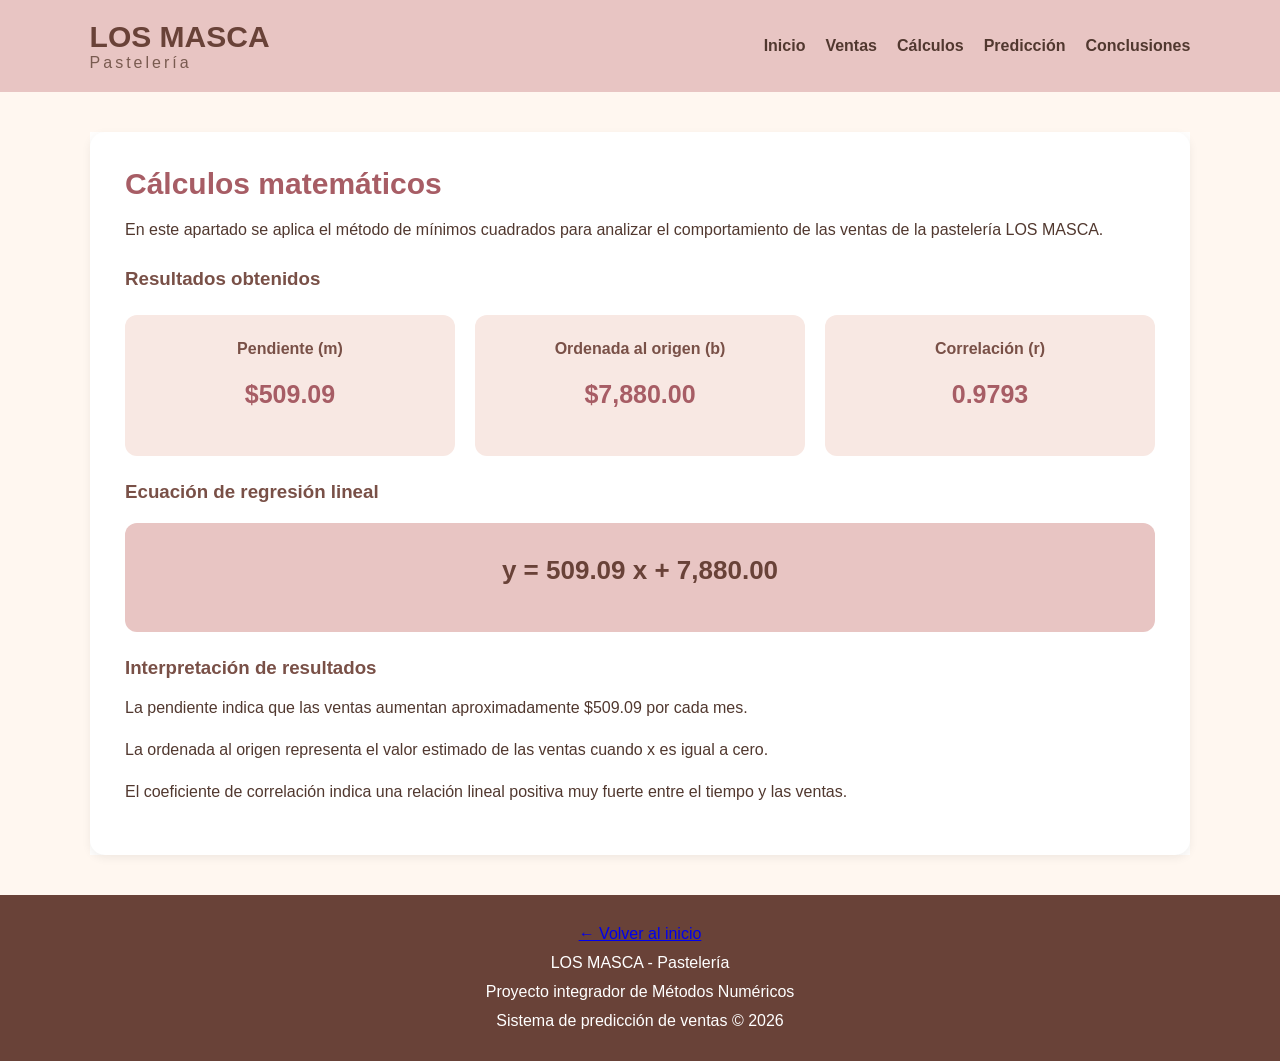
<file: Pagina Los Masca/proyecto metodos/calculos.html>
<!DOCTYPE html>
<html lang="es">

<head>
    <meta charset="UTF-8">
    <meta name="viewport" content="width=device-width, initial-scale=1.0">

    <title>LOS MASCA | Predicción de ventas</title>

    <link rel="stylesheet" href="estilos.css">
</head>

<body>

<header>

    <div class="logo">
        <h1>LOS MASCA</h1>
        <p>Pastelería</p>
    </div>

    <nav>
        <a href="index.html">Inicio</a>
        <a href="ventas.html">Ventas</a>
        <a href="calculos.html">Cálculos</a>
        <a href="prediccion.html">Predicción</a>
        <a href="conclusiones.html">Conclusiones</a>
    </nav>

</header>

<main class="contenedor">

<section class="contenido">

    <h2>Cálculos matemáticos</h2>

    <p>
        En este apartado se aplica el método de mínimos
        cuadrados para analizar el comportamiento de las
        ventas de la pastelería LOS MASCA.
    </p>

    <h3>Resultados obtenidos</h3>

    <div class="resultados">

        <div class="resultado">
            <h4>Pendiente (m)</h4>
            <p id="res-m"></p>
        </div>

        <div class="resultado">
            <h4>Ordenada al origen (b)</h4>
            <p id="res-b"></p>
        </div>

        <div class="resultado">
            <h4>Correlación (r)</h4>
            <p id="res-r"></p>
        </div>

    </div>

    <h3>Ecuación de regresión lineal</h3>

    <div class="ecuacion">
        <p id="ecuacion"></p>
    </div>

    <h3>Interpretación de resultados</h3>

    <p>
        La pendiente indica que las ventas aumentan
        aproximadamente $<span id="texto-m"></span>
        por cada mes.
    </p>

    <p>
        La ordenada al origen representa el valor estimado
        de las ventas cuando x es igual a cero.
    </p>

    <p>
        El coeficiente de correlación indica una relación
        lineal positiva muy fuerte entre el tiempo y las ventas.
    </p>

</section>

<script>
    // Datos de ventas de enero a octubre (puedes cambiarlos aquí)
    var ventas = [8500, 9200, 8900, 10000, 10500, 11200, 10800, 12000, 12500, 13200];

    // Da formato de dinero sin símbolo: 13200 -> 13,200.00
    function formato(numero, decimales) {
        return numero.toLocaleString("en-US", {
            minimumFractionDigits: decimales,
            maximumFractionDigits: decimales
        });
    }

    // Método de mínimos cuadrados: calcula m, b y r
    function regresion(ventas) {
        var n = ventas.length;
        var sumaX = 0, sumaY = 0, sumaXY = 0, sumaX2 = 0, sumaY2 = 0;

        for (var i = 0; i < n; i++) {
            var x = i + 1;
            var y = ventas[i];

            sumaX  += x;
            sumaY  += y;
            sumaXY += x * y;
            sumaX2 += x * x;
            sumaY2 += y * y;
        }

        // Pendiente (m)
        var m = (n * sumaXY - sumaX * sumaY) /
                (n * sumaX2 - sumaX * sumaX);

        // Ordenada al origen (b)
        var b = (sumaY - m * sumaX) / n;

        // Coeficiente de correlación (r)
        var r = (n * sumaXY - sumaX * sumaY) /
                Math.sqrt((n * sumaX2 - sumaX * sumaX) *
                          (n * sumaY2 - sumaY * sumaY));

        return { m: m, b: b, r: r };
    }

    // Calcula y muestra los resultados
    var datos = regresion(ventas);

    document.getElementById("res-m").innerHTML = "$" + formato(datos.m, 2);
    document.getElementById("res-b").innerHTML = "$" + formato(datos.b, 2);
    document.getElementById("res-r").innerHTML = formato(datos.r, 4);
    document.getElementById("ecuacion").innerHTML =
        "y = " + formato(datos.m, 2) + " x + " + formato(datos.b, 2);
    document.getElementById("texto-m").innerHTML = formato(datos.m, 2);
</script>

</main>

<footer>
    <a href="index.html">← Volver al inicio</a>

    <p>LOS MASCA - Pastelería</p>

    <p>
        Proyecto integrador de Métodos Numéricos
    </p>

    <p>
        Sistema de predicción de ventas © 2026
    </p>

</footer>

</body>
</html>
</file>
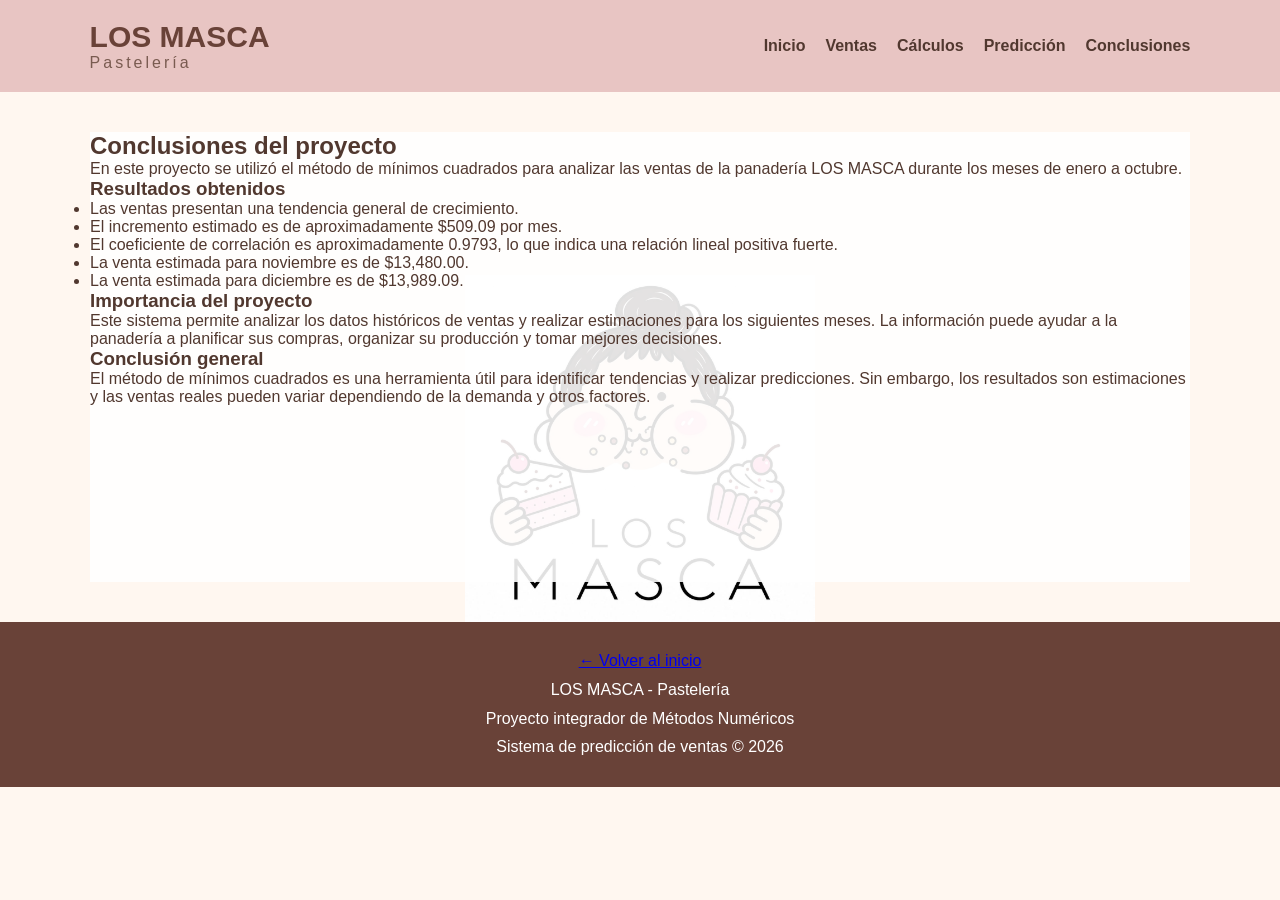
<file: Pagina Los Masca/proyecto metodos/conclusiones.html>
<!DOCTYPE html>
<html lang="es">

<head>
    <meta charset="UTF-8">
    <meta name="viewport" content="width=device-width, initial-scale=1.0">

    <title>LOS MASCA | Predicción de ventas</title>

    <link rel="stylesheet" href="estilos.css">
</head>

<body>

<header>

    <div class="logo">
        <h1>LOS MASCA</h1>
        <p>Pastelería</p>
    </div>

    <nav>
        <a href="index.html">Inicio</a>
        <a href="ventas.html">Ventas</a>
        <a href="calculos.html">Cálculos</a>
        <a href="prediccion.html">Predicción</a>
        <a href="conclusiones.html">Conclusiones</a>
    </nav>

</header>

<main class="contenedor">

<h2>Conclusiones del proyecto</h2>

<p>
    En este proyecto se utilizó el método de mínimos cuadrados
    para analizar las ventas de la panadería LOS MASCA durante
    los meses de enero a octubre.
</p>

<h3>Resultados obtenidos</h3>

<ul>
    <li>Las ventas presentan una tendencia general de crecimiento.</li>
    <li>El incremento estimado es de aproximadamente $509.09 por mes.</li>
    <li>El coeficiente de correlación es aproximadamente 0.9793,
        lo que indica una relación lineal positiva fuerte.</li>
    <li>La venta estimada para noviembre es de $13,480.00.</li>
    <li>La venta estimada para diciembre es de $13,989.09.</li>
</ul>

<h3>Importancia del proyecto</h3>

<p>
    Este sistema permite analizar los datos históricos de ventas
    y realizar estimaciones para los siguientes meses. La
    información puede ayudar a la panadería a planificar sus
    compras, organizar su producción y tomar mejores decisiones.
</p>

<h3>Conclusión general</h3>

<p>
    El método de mínimos cuadrados es una herramienta útil
    para identificar tendencias y realizar predicciones.
    Sin embargo, los resultados son estimaciones y las ventas
    reales pueden variar dependiendo de la demanda y otros
    factores.
</p>

</main>

<footer>
    <a href="index.html">← Volver al inicio</a>

    <p>LOS MASCA - Pastelería</p>

    <p>
        Proyecto integrador de Métodos Numéricos
    </p>

    <p>
        Sistema de predicción de ventas © 2026
    </p>

</footer>

</body>
</html>
</file>
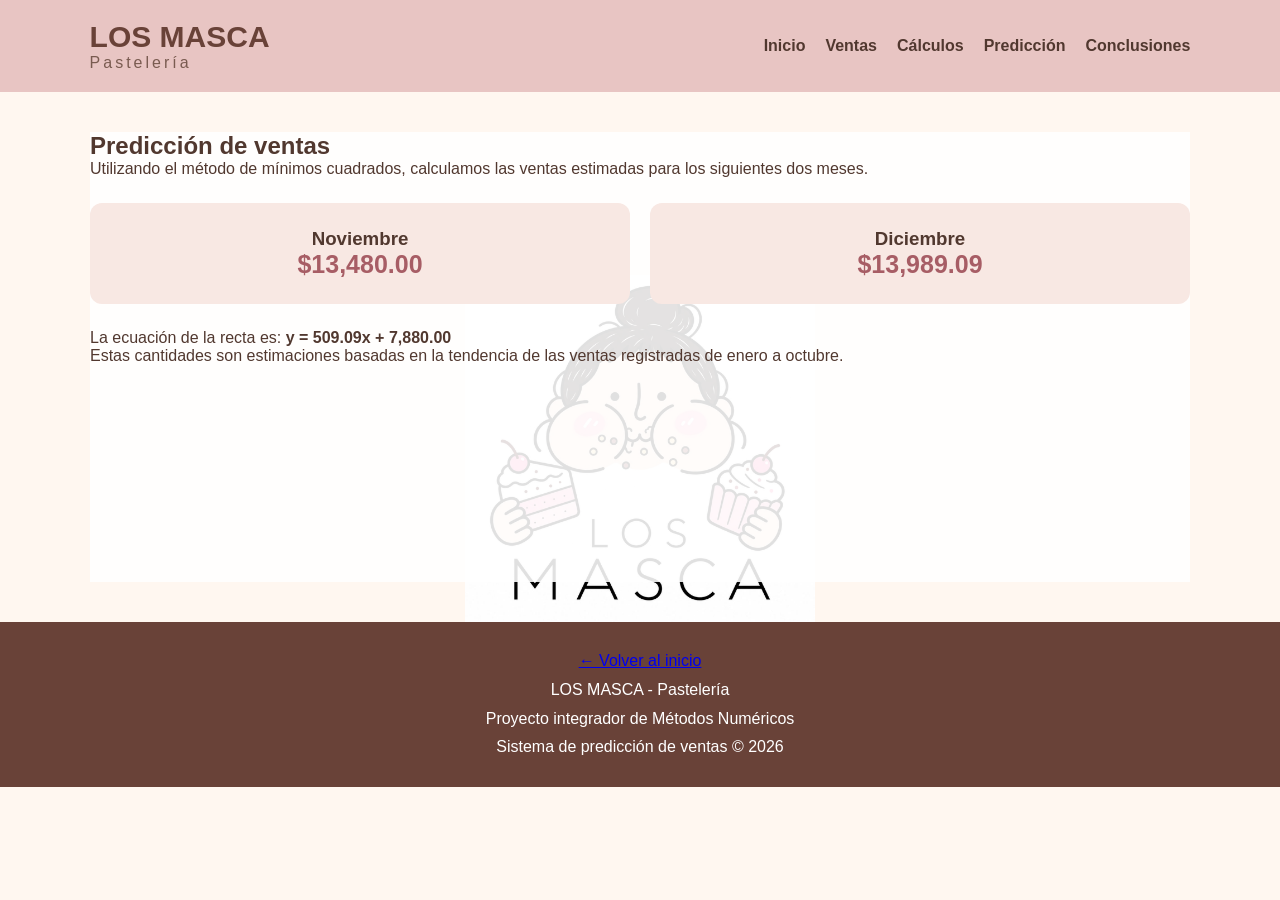
<file: Pagina Los Masca/proyecto metodos/prediccion.html>
<!DOCTYPE html>
<html lang="es">

<head>
    <meta charset="UTF-8">
    <meta name="viewport" content="width=device-width, initial-scale=1.0">

    <title>LOS MASCA | Predicción de ventas</title>

    <link rel="stylesheet" href="estilos.css">
</head>

<body>

<header>

    <div class="logo">
        <h1>LOS MASCA</h1>
        <p>Pastelería</p>
    </div>

    <nav>
        <a href="index.html">Inicio</a>
        <a href="ventas.html">Ventas</a>
        <a href="calculos.html">Cálculos</a>
        <a href="prediccion.html">Predicción</a>
        <a href="conclusiones.html">Conclusiones</a>
    </nav>

</header>

<main class="contenedor">

<h2>Predicción de ventas</h2>

<p>
    Utilizando el método de mínimos cuadrados, calculamos
    las ventas estimadas para los siguientes dos meses.
</p>

<div class="resultados">
    <div class="resultado">
        <h3>Noviembre</h3>
        <p id="noviembre"></p>
    </div>

    <div class="resultado">
        <h3>Diciembre</h3>
        <p id="diciembre"></p>
    </div>
</div>

<p>
    La ecuación de la recta es:
    <strong id="ecuacion"></strong>
</p>

<p>
    Estas cantidades son estimaciones basadas en la tendencia
    de las ventas registradas de enero a octubre.
</p>

<script>
    // Datos de ventas de enero a octubre (puedes cambiarlos aquí)
    var ventas = [8500, 9200, 8900, 10000, 10500, 11200, 10800, 12000, 12500, 13200];

    // Da formato de dinero sin símbolo: 13200 -> 13,200.00
    function formato(numero, decimales) {
        return numero.toLocaleString("en-US", {
            minimumFractionDigits: decimales,
            maximumFractionDigits: decimales
        });
    }

    // Método de mínimos cuadrados: calcula m, b y r
    function regresion(ventas) {
        var n = ventas.length;
        var sumaX = 0, sumaY = 0, sumaXY = 0, sumaX2 = 0, sumaY2 = 0;

        for (var i = 0; i < n; i++) {
            var x = i + 1;
            var y = ventas[i];

            sumaX  += x;
            sumaY  += y;
            sumaXY += x * y;
            sumaX2 += x * x;
            sumaY2 += y * y;
        }

        // Pendiente (m)
        var m = (n * sumaXY - sumaX * sumaY) /
                (n * sumaX2 - sumaX * sumaX);

        // Ordenada al origen (b)
        var b = (sumaY - m * sumaX) / n;

        // Coeficiente de correlación (r)
        var r = (n * sumaXY - sumaX * sumaY) /
                Math.sqrt((n * sumaX2 - sumaX * sumaX) *
                          (n * sumaY2 - sumaY * sumaY));

        return { m: m, b: b, r: r };
    }

    // Calcula la recta y predice noviembre (x = 11) y diciembre (x = 12)
    var datos = regresion(ventas);

    var noviembre = datos.m * 11 + datos.b;
    var diciembre = datos.m * 12 + datos.b;

    document.getElementById("noviembre").innerHTML = "$" + formato(noviembre, 2);
    document.getElementById("diciembre").innerHTML = "$" + formato(diciembre, 2);
    document.getElementById("ecuacion").innerHTML =
        "y = " + formato(datos.m, 2) + "x + " + formato(datos.b, 2);
</script>

</main>

<footer>
    <a href="index.html">← Volver al inicio</a>

    <p>LOS MASCA - Pastelería</p>

    <p>
        Proyecto integrador de Métodos Numéricos
    </p>

    <p>
        Sistema de predicción de ventas © 2026
    </p>

</footer>

</body>
</html>
</file>
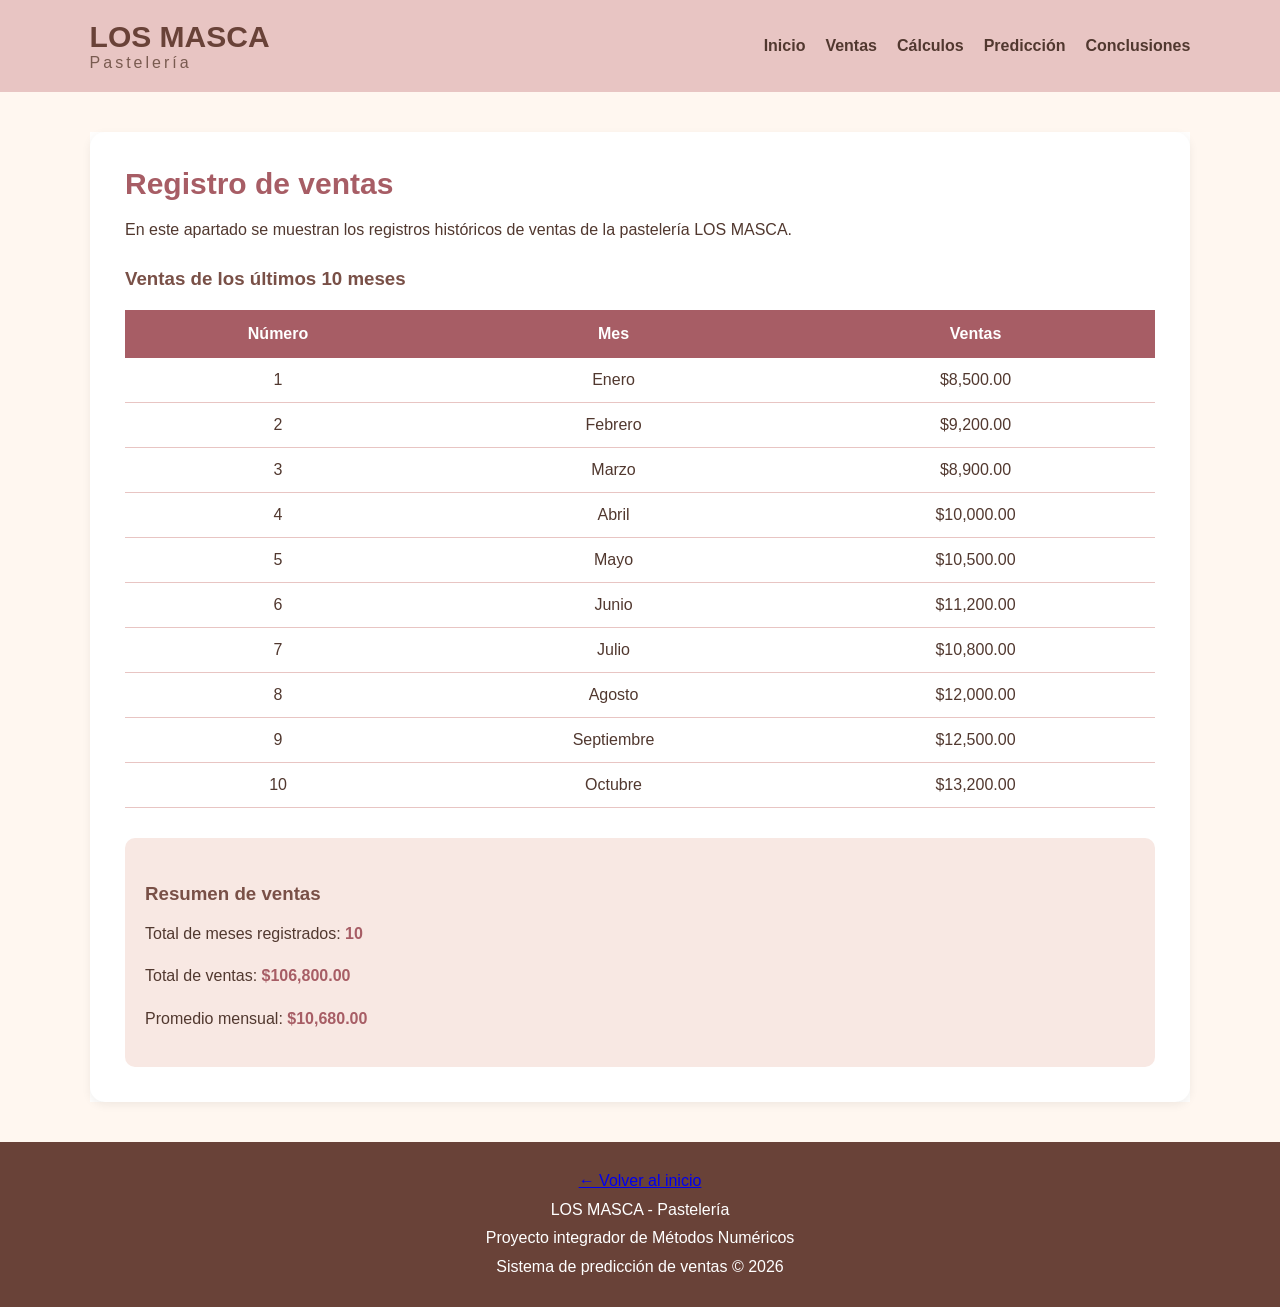
<file: Pagina Los Masca/proyecto metodos/ventas.html>
<!DOCTYPE html>
<html lang="es">

<head>
    <meta charset="UTF-8">
    <meta name="viewport" content="width=device-width, initial-scale=1.0">

    <title>LOS MASCA | Predicción de ventas</title>

    <link rel="stylesheet" href="estilos.css">
</head>

<body>

<header>

    <div class="logo">
        <h1>LOS MASCA</h1>
        <p>Pastelería</p>
    </div>

    <nav>
        <a href="index.html">Inicio</a>
        <a href="ventas.html">Ventas</a>
        <a href="calculos.html">Cálculos</a>
        <a href="prediccion.html">Predicción</a>
        <a href="conclusiones.html">Conclusiones</a>
    </nav>

</header>

<main class="contenedor">

<section class="contenido">

    <h2>Registro de ventas</h2>

    <p>
        En este apartado se muestran los registros históricos
        de ventas de la pastelería LOS MASCA.
    </p>

    <h3>Ventas de los últimos 10 meses</h3>

    <table class="tabla-ventas">

        <thead>
            <tr>
                <th>Número</th>
                <th>Mes</th>
                <th>Ventas</th>
            </tr>
        </thead>

        <!-- Las filas se llenan solas con el JavaScript de abajo -->
        <tbody id="tabla-cuerpo"></tbody>

    </table>

    <div class="resumen">

        <h3>Resumen de ventas</h3>

        <p>
            Total de meses registrados:
            <strong id="total-meses"></strong>
        </p>

        <p>
            Total de ventas:
            <strong id="total-ventas"></strong>
        </p>

        <p>
            Promedio mensual:
            <strong id="promedio"></strong>
        </p>

    </div>

</section>

<script>
    // Meses y ventas (puedes cambiarlos aquí)
    var meses = ["Enero", "Febrero", "Marzo", "Abril", "Mayo",
                 "Junio", "Julio", "Agosto", "Septiembre", "Octubre"];

    var ventas = [8500, 9200, 8900, 10000, 10500, 11200, 10800, 12000, 12500, 13200];

    // Da formato de dinero sin símbolo: 13200 -> 13,200.00
    function formato(numero) {
        return numero.toLocaleString("en-US", {
            minimumFractionDigits: 2,
            maximumFractionDigits: 2
        });
    }

    // Dibuja las filas de la tabla
    var filas = "";
    var total = 0;

    for (var i = 0; i < meses.length; i++) {
        filas += "<tr>" +
                   "<td>" + (i + 1) + "</td>" +
                   "<td>" + meses[i] + "</td>" +
                   "<td>$" + formato(ventas[i]) + "</td>" +
                 "</tr>";
        total += ventas[i];
    }

    document.getElementById("tabla-cuerpo").innerHTML = filas;

    // Resumen
    document.getElementById("total-meses").innerHTML = meses.length;
    document.getElementById("total-ventas").innerHTML = "$" + formato(total);
    document.getElementById("promedio").innerHTML = "$" + formato(total / ventas.length);
</script>

</main>

<footer>
    <a href="index.html">← Volver al inicio</a>

    <p>LOS MASCA - Pastelería</p>

    <p>
        Proyecto integrador de Métodos Numéricos
    </p>

    <p>
        Sistema de predicción de ventas © 2026
    </p>

</footer>

</body>
</html>
</file>
<file: Pagina Los Masca/proyecto metodos/estilos.css>
/* CONFIGURACION GENERAL */

* {
    margin: 0;
    padding: 0;
    box-sizing: border-box;
}

body {
    font-family: Arial, sans-serif;
    background-color: #FFF7F0;
    color: #51382F;
}

/* ENCABEZADO */

header {
    background-color: #E8C5C3;
    padding: 20px 7%;
    display: flex;
    justify-content: space-between;
    align-items: center;
    flex-wrap: wrap;
    gap: 15px;
}

.logo h1 {
    color: #694238;
    font-size: 30px;
}

.logo p {
    color: #795B50;
    letter-spacing: 3px;
}

nav {
    display: flex;
    flex-wrap: wrap;
    gap: 20px;
}

nav a {
    text-decoration: none;
    color: #51382F;
    font-weight: bold;
}

nav a:hover {
    color: #A75D65;
}

/* CONTENIDO PRINCIPAL */

.contenedor {
    width: 90%;
    max-width: 1100px;
    margin: 40px auto;
    min-height: 450px;
}

.bienvenida {
    background-color: #F1DCD1;
    padding: 70px 25px;
    text-align: center;
    border-radius: 15px;
}

.bienvenida h2 {
    font-size: 35px;
    margin-bottom: 20px;
    color: #795047;
}

.bienvenida p {
    font-size: 17px;
    margin-bottom: 30px;
    line-height: 1.6;
}

/* BOTON */

.boton {
    display: inline-block;
    background-color: #A75D65;
    color: white;
    padding: 13px 30px;
    border-radius: 8px;
    text-decoration: none;
}

.boton:hover {
    background-color: #85454D;
}

/* TARJETAS */

.tarjetas {
    display: flex;
    gap: 20px;
    margin-top: 35px;
    flex-wrap: wrap;
}

.tarjeta {
    background-color: white;
    padding: 25px;
    border-radius: 12px;
    flex: 1;
    min-width: 220px;
    box-shadow: 0 3px 10px #00000010;
}

.tarjeta h3 {
    color: #A75D65;
    margin-bottom: 15px;
}

.tarjeta p {
    line-height: 1.5;
    margin-bottom: 20px;
}

.tarjeta a {
    color: #A75D65;
    font-weight: bold;
}

/* PIE DE PAGINA */

footer {
    background-color: #694238;
    color: white;
    text-align: center;
    padding: 25px;
    line-height: 1.8;
}

/* DISEÑO PARA CELULARES */

@media (max-width: 600px) {

    header {
        flex-direction: column;
        text-align: center;
    }

    nav {
        justify-content: center;
    }

    .bienvenida h2 {
        font-size: 26px;
    }

}


/* CONTENIDO DE LAS PAGINAS */

.contenido {
    background-color: #FFFFFF;
    padding: 35px;
    border-radius: 15px;
    box-shadow: 0 3px 10px #00000010;
}

.contenido h2 {
    color: #A75D65;
    margin-bottom: 15px;
    font-size: 30px;
}

.contenido h3 {
    color: #795047;
    margin: 25px 0 15px;
}

.contenido p {
    line-height: 1.7;
    margin-bottom: 15px;
}

/* TABLA DE VENTAS */

.tabla-ventas {
    width: 100%;
    border-collapse: collapse;
    margin-top: 20px;
    background-color: white;
}

.tabla-ventas th {
    background-color: #A75D65;
    color: white;
    padding: 15px;
}

.tabla-ventas td {
    padding: 13px;
    text-align: center;
    border-bottom: 1px solid #E8C5C3;
}

.tabla-ventas tr:hover {
    background-color: #FFF0ED;
}

/* RESUMEN */

.resumen {
    background-color: #F8E8E3;
    padding: 20px;
    margin-top: 30px;
    border-radius: 10px;
}

.resumen strong {
    color: #A75D65;
}

@media (max-width: 600px) {

    .contenido {
        padding: 15px;
        overflow-x: auto;
    }

    .tabla-ventas {
        min-width: 400px;
    }

}


/* RESULTADOS MATEMATICOS */

.resultados {
    display: flex;
    flex-wrap: wrap;
    gap: 20px;
    margin: 25px 0;
}

.resultado {
    background-color: #F8E8E3;
    padding: 25px;
    border-radius: 12px;
    flex: 1;
    min-width: 200px;
    text-align: center;
}

.resultado h4 {
    color: #795047;
    margin-bottom: 15px;
}

.resultado p {
    font-size: 25px;
    font-weight: bold;
    color: #A75D65;
}

.ecuacion {
    background-color: #E8C5C3;
    padding: 25px;
    border-radius: 12px;
    text-align: center;
    margin: 20px 0;
}

.ecuacion p {
    font-size: 26px;
    font-weight: bold;
    color: #694238;
}

@media (max-width: 600px) {
    .resultados {
        flex-direction: column;
    }
}

/* MARCA DE AGUA LOS MASCA */

body {
    background-image: url("logo.jpeg");
    background-repeat: no-repeat;
    background-position: center center;
    background-size: 350px;
    background-attachment: fixed;
    background-blend-mode: normal;
}

/* Fondo blanco semitransparente para el contenido */
main {
    position: relative;
    background-color: rgba(255, 255, 255, 0.88);
}
</file>
